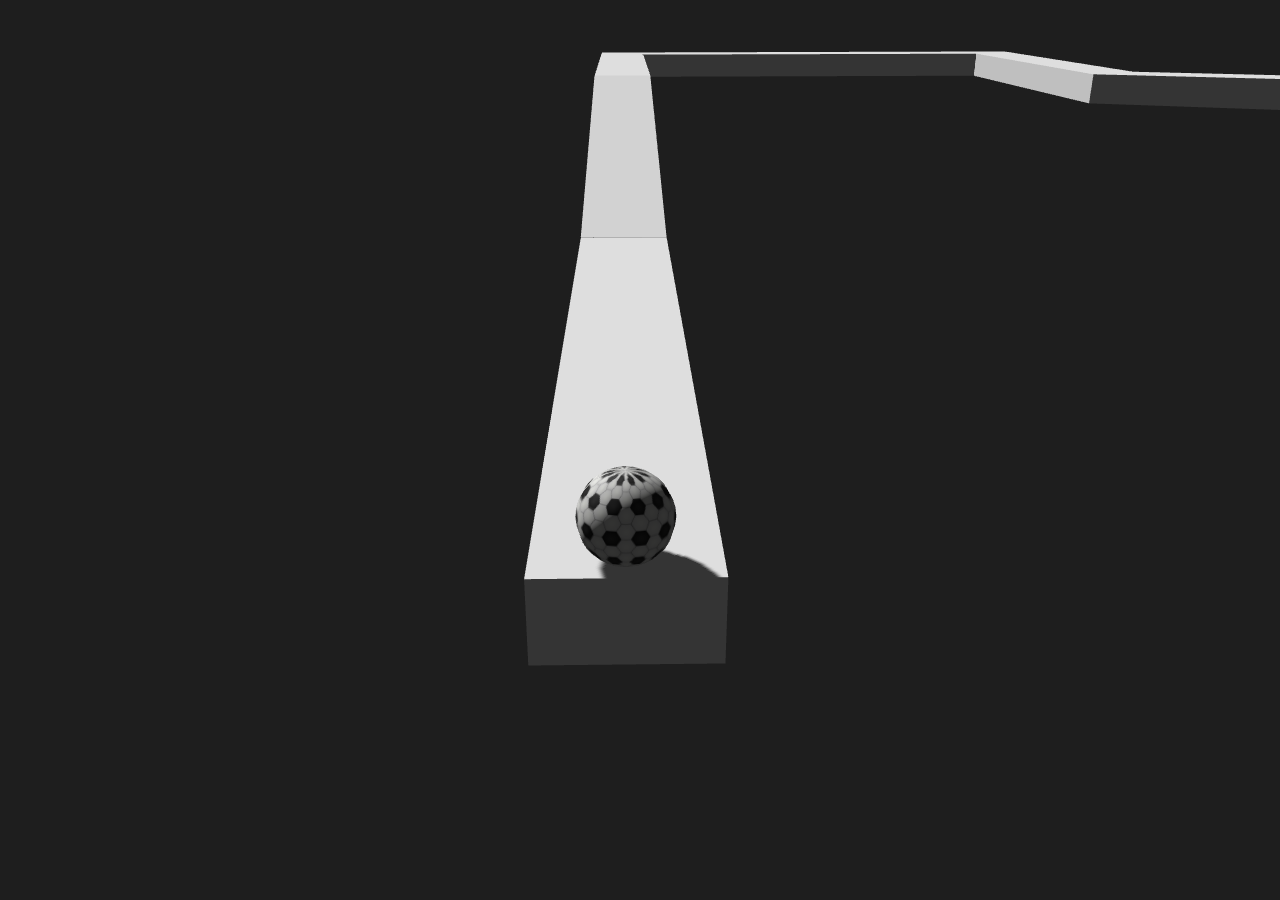
<file: Test/index.html>
<!doctype html>
<html>
<head>
    <meta name='viewport' content='width=device-width, initial-scale=1, maximum-scale=1, minimum-scale=1, user-scalable=no' />
    <meta charset='utf-8'>
    <link rel="stylesheet" type="text/css" href="styles.css">
    <link rel="manifest" href="manifest.json">
    <style></style>
    <title>Test</title>
    <script src="playcanvas-stable.min.js"></script>
    <script src="__settings__.js"></script>
</head>
<body>
    <script src="__modules__.js"></script>
    <script src="__start__.js"></script>
    <script src="__loading__.js"></script>
</body>
</html>
</file>
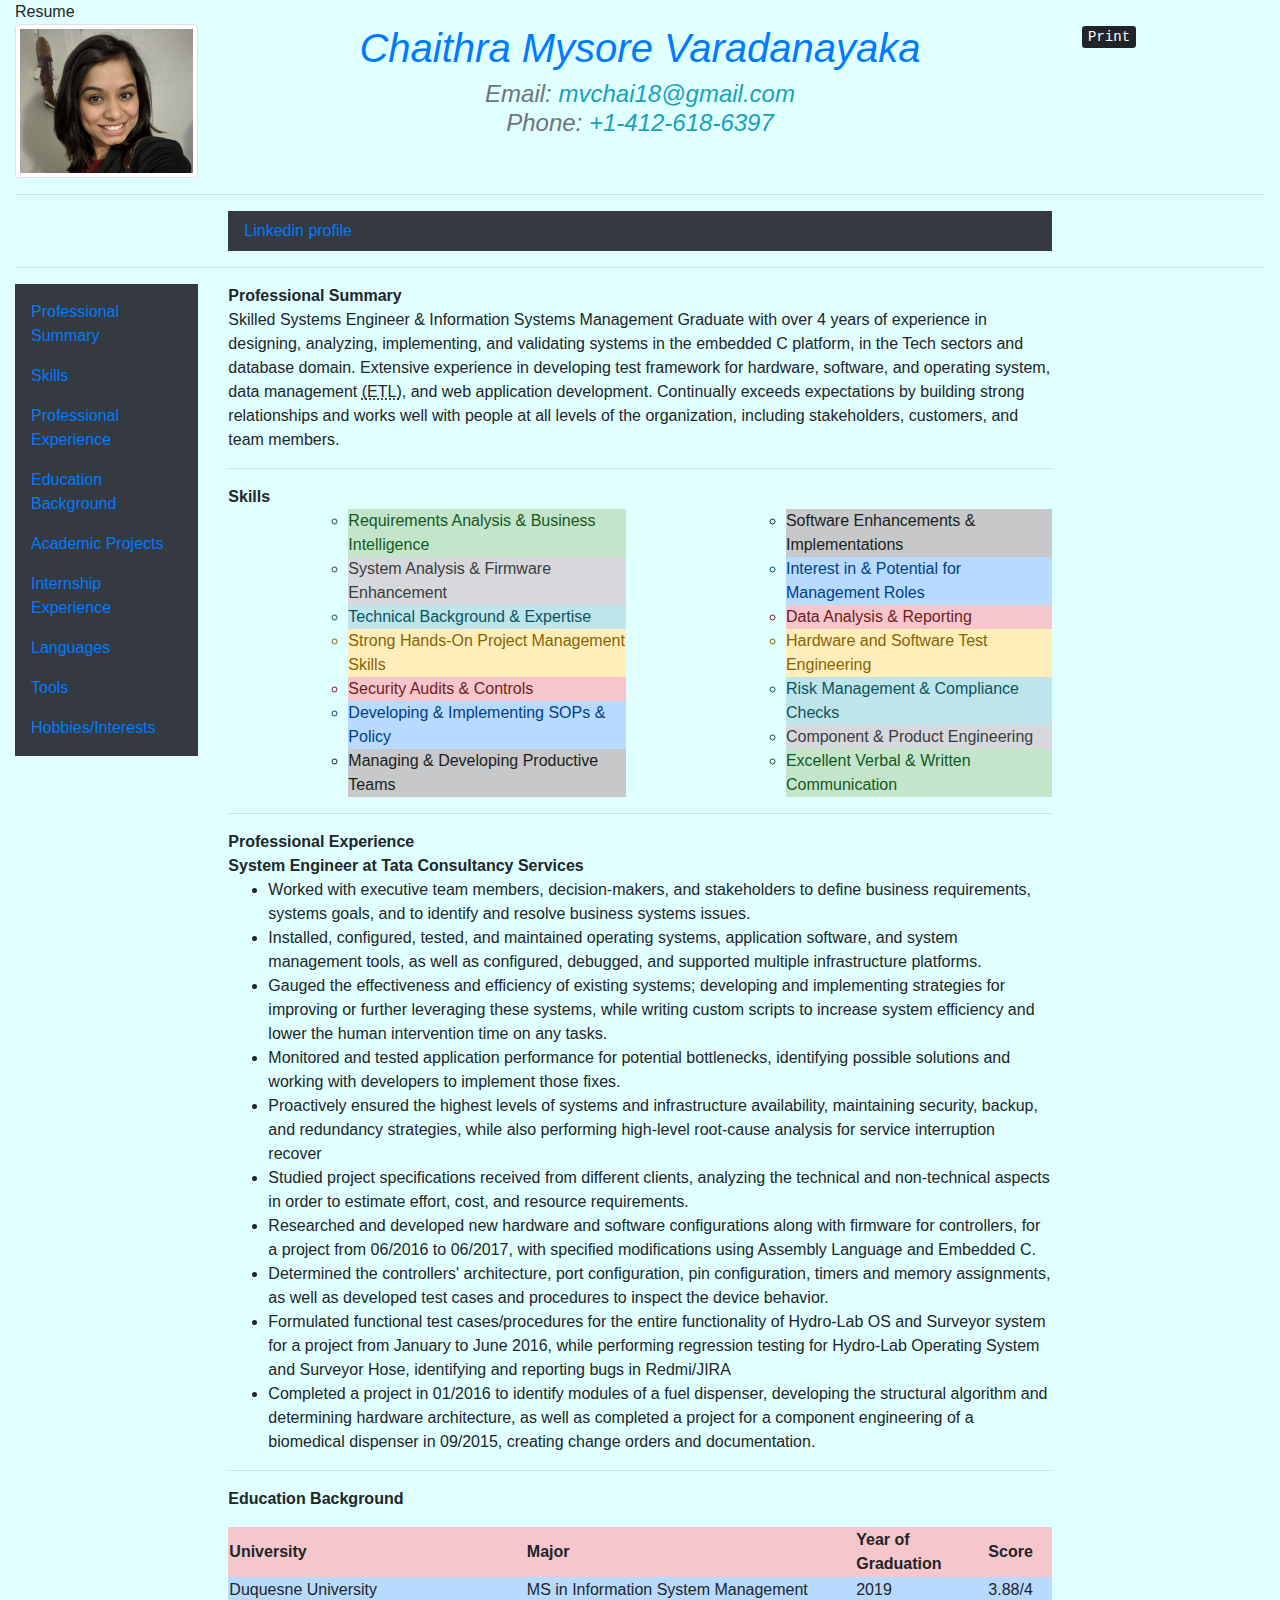
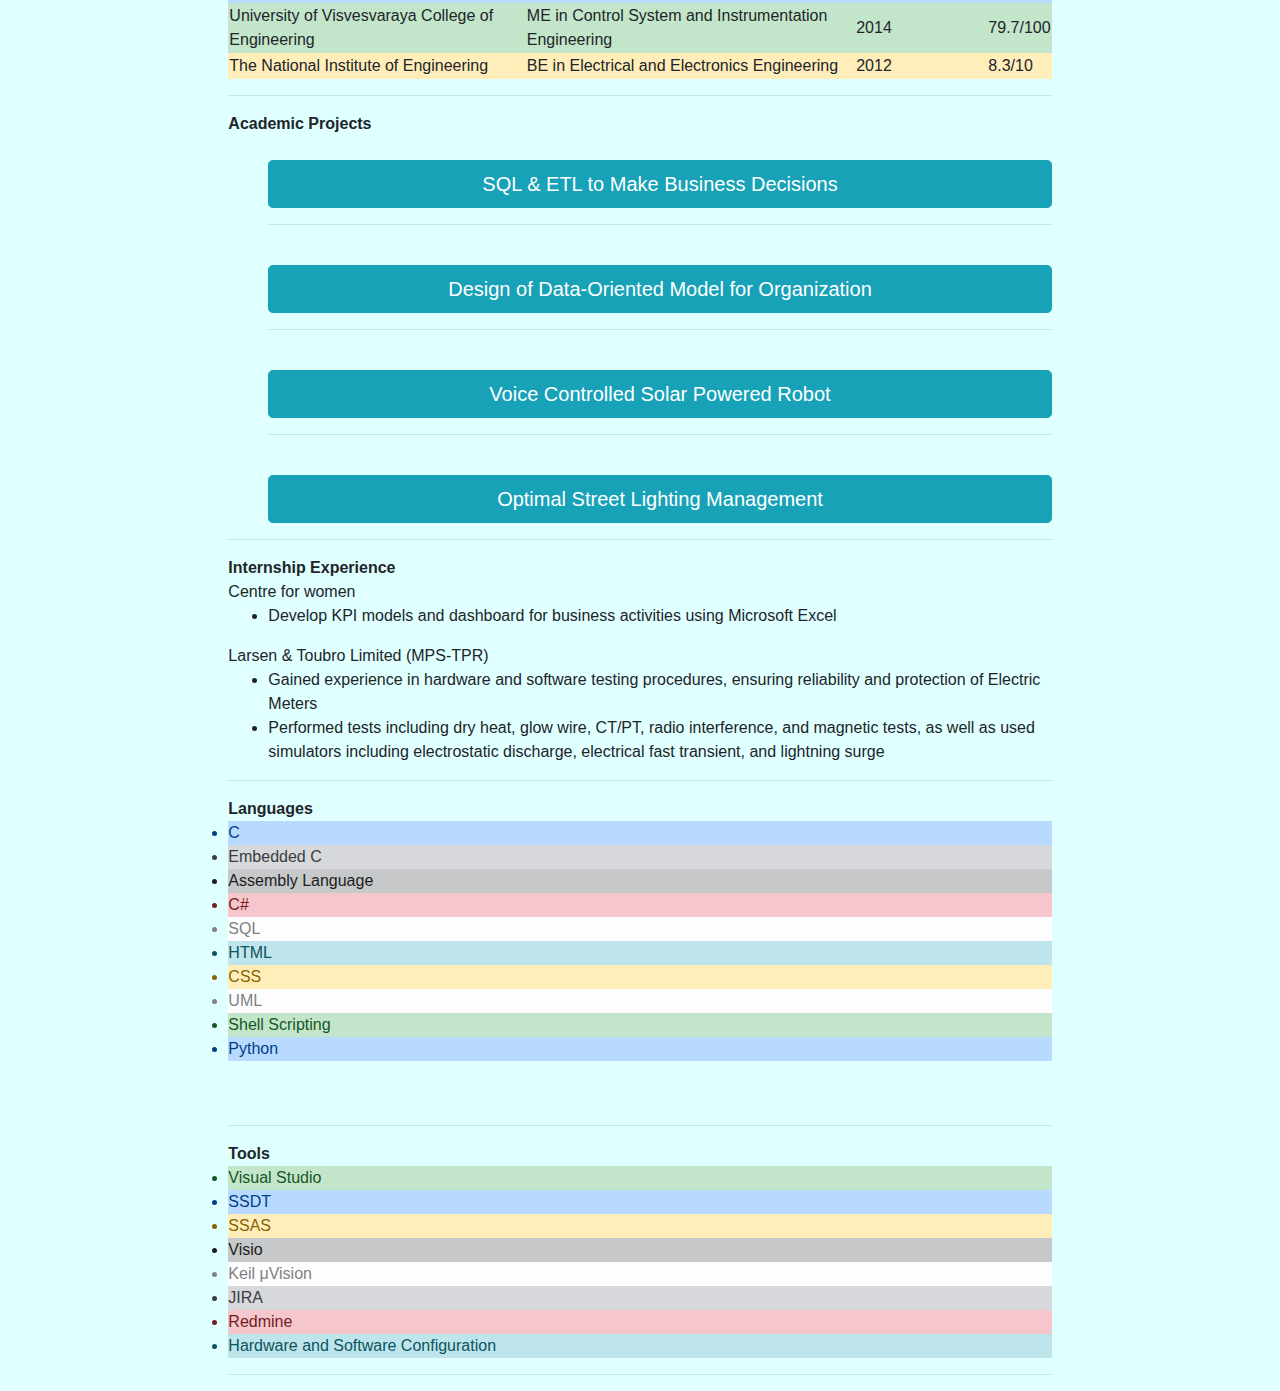
<file: chai.html>
<!DOCTYPE html>
<html lang="en">
<head>
    <meta charset="UTF-8">
    <meta name="viewport" content="width=device-width, initial-scale=1.0">
    <meta http-equiv="X-UA-Compatible" content="ie=edge">
    <link rel="stylesheet" href="https://maxcdn.bootstrapcdn.com/bootstrap/4.3.1/css/bootstrap.min.css">
    <script src="https://ajax.googleapis.com/ajax/libs/jquery/3.4.1/jquery.min.js"></script>
    <script src="https://cdnjs.cloudflare.com/ajax/libs/popper.js/1.14.7/umd/popper.min.js"></script>
    <script src="https://maxcdn.bootstrapcdn.com/bootstrap/4.3.1/js/bootstrap.min.js"></script>
    <script>
            // When the user scrolls down 20px from the top of the document, slide down the navbar
            window.onscroll = function() {scrollFunction()};
            
            function scrollFunction() {
              if (document.body.scrollTop > 20 || document.documentElement.scrollTop > 20) {
                document.getElementById("navbar").style.top = "0";
              } else {
                document.getElementById("navbar").style.top = "-50px";
              }
            }
     </script>
    <title>Document</title>
</head>
<body>
    <div class="container-fluid" style="background-color: lightcyan"> 
        <div class="page-header">
            <h7>Resume</h7>
        </div>
       
        <div class="row">
            <div class="col-sm">
                    <img src="resources/Chai.jpg" class="img-thumbnail" alt="Chaithra-Pic" width="304" height="136" >           </div>
            <div class="col-sm-8" style='font-style:oblique'>
               <h1 class="text-primary" align="center">Chaithra Mysore Varadanayaka</h1>
               <h4 align="center">  <a class="text-secondary" >Email: </a> <a class="text-info" > mvchai18@gmail.com  </a>  <br>
                <a class="text-secondary" >Phone: </a> <a class="text-info" > +1-412-618-6397  </a></h4>
            </div>
            <div class="col-sm">
                    <kbd>Print</kbd>
            </div>
        </div> 
         
         
        <hr>  
        <div class="row">
            <div class="col-sm-2">

            </div>
            <div class="col-sm-8">
                <nav class="navbar navbar-expand-sm bg-dark">
                   <a href="https://www.linkedin.com/in/chaithra-varadanayaka">Linkedin profile</a>

                </nav>
                
            </div>
        </div> 
        <hr>
        <div class="row">
            <div class="col-sm-2">

                    <nav class="navbar bg-dark" >
                        <div id="navbar" >
                                <ul class="navbar-nav">
                                        <li class="nav-item">
                                          <a class="nav-link" href="#professional-summary">Professional Summary</a>
                                        </li>
                                        <li class="nav-item">
                                          <a class="nav-link" href="#skills">Skills</a>
                                        </li>
                                        <li class="nav-item">
                                          <a class="nav-link" href="#Professional-experience">Professional Experience</a>
                                        </li>
                                        <li class="nav-item">
                                              <a class="nav-link" href="#Education-background">Education Background</a>
                                        </li>
                                        <li class="nav-item">
                                              <a class="nav-link" href="#Academic-projects">Academic Projects</a>
                                         </li>
                                         <li class="nav-item">
                                              <a class="nav-link" href="#Internships">Internship Experience</a>
                                         </li>
                                         
                                         <li class="nav-item">
                                              <a class="nav-link" href="#Language">Languages</a>
                                         </li>
                                         <li class="nav-item">
                                              <a class="nav-link" href="#Tools">Tools</a>
                                         </li>
                                         <li class="nav-item">
                                              <a class="nav-link" href="#">Hobbies/Interests</a>
                                         </li>
                                      </ul>
                        </div>
                            
                          </nav>
            </div>
            <div class="col-sm-8">
                    <dl>
                            <dt id="professional-summary">Professional Summary</dt>
                            <dd>Skilled Systems Engineer & Information Systems Management Graduate with over 4 years of experience in designing, analyzing, implementing, and validating systems in the embedded C platform, in the Tech sectors and database domain. Extensive experience in developing test framework for hardware, software, and operating system, data management <abbr title="Extract Transform Load">(ETL)</abbr>, and web application development. Continually exceeds expectations by building strong relationships and works well with people at all levels of the organization, including stakeholders, customers, and team members. </dd>
                        </dl>
                        <hr>
                        <dl>
                            <dt id="Skills">Skills</dt>
                            <ul class="list-group list-group-horizontal">
                                <ul></ul>
                                <ul></ul>
                                <ul></ul>
                                <ul class="list-group"> 
                                        <li class="list-group-item-success">Requirements Analysis & Business Intelligence</li>
                                        <li class="list-group-item-secondary">System Analysis & Firmware Enhancement</li>
                                        <li class="list-group-item-info">Technical Background & Expertise </li>
                                        <li class="list-group-item-warning">Strong Hands-On Project Management Skills</li>
                                        <li class="list-group-item-danger">Security Audits & Controls</li>
                                        <li class="list-group-item-primary">Developing & Implementing SOPs & Policy</li>
                                        <li class="list-group-item-dark">Managing & Developing Productive Teams</li>
                                </ul>
                                <ul></ul>
                                <ul></ul>
                                <ul></ul>
                                <ul></ul>

                                <ul class="list-group">
                                        <li class="list-group-item-dark">Software Enhancements & Implementations</li>
                                        <li class="list-group-item-primary">Interest in & Potential for Management Roles</li>
                                        <li class="list-group-item-danger">Data Analysis & Reporting </li>
                                        <li class="list-group-item-warning">Hardware and Software Test Engineering</li>
                                        <li class="list-group-item-info">Risk Management & Compliance Checks </li>
                                        <li class="list-group-item-secondary">Component & Product Engineering </li>
                                        <li class="list-group-item-success">Excellent Verbal & Written Communication</li>
                                </ul>
                                
                            </ul>
                        </dl>
                        <hr>
            </div>
        <div class="col-sm-2">

        </div>    
        </div>
        <div class="row">
            <div class="col-sm-2">

            </div>
            <div class="col-sm-8">
                <dl>
                    <dt id="Professional-experience">
                            Professional Experience
                    </dt>
                    <dt>
                       System Engineer at Tata Consultancy Services
                    </dt>
                    <ul>
                        <li>Worked with executive team members, decision-makers, and stakeholders to define business requirements, systems goals, and to identify and resolve business systems issues. </li>
                        <li>Installed, configured, tested, and maintained operating systems, application software, and system management tools, as well as configured, debugged, and supported multiple infrastructure platforms. </li>
                        <li>Gauged the effectiveness and efficiency of existing systems; developing and implementing strategies for improving or further leveraging these systems, while writing custom scripts to increase system efficiency and lower the human intervention time on any tasks. </li>
                        <li>Monitored and tested application performance for potential bottlenecks, identifying possible solutions and working with developers to implement those fixes.</li>
                        <li>Proactively ensured the highest levels of systems and infrastructure availability, maintaining security, backup, and redundancy strategies, while also performing high-level root-cause analysis for service interruption recover</li>
                        <li>Studied project specifications received from different clients, analyzing the technical and non-technical aspects in order to estimate effort, cost, and resource requirements.</li>
                        <li>Researched and developed new hardware and software configurations along with firmware for controllers, for a project from 06/2016 to 06/2017, with specified modifications using Assembly Language and Embedded C.</li>
                        <li>Determined the controllers' architecture, port configuration, pin configuration, timers and memory assignments, as well as developed test cases and procedures to inspect the device behavior.</li>
                        <li>Formulated functional test cases/procedures for the entire functionality of Hydro-Lab OS and Surveyor system for a project from January to June 2016, while performing regression testing for Hydro-Lab Operating System and Surveyor Hose, identifying and reporting bugs in Redmi/JIRA</li>
                        <li>Completed a project in 01/2016 to identify modules of a fuel dispenser, developing the structural algorithm and determining hardware architecture, as well as completed a project for a component engineering of a biomedical dispenser in 09/2015, creating change orders and documentation.</li>
                    </ul>
                </dl>
              
                   <hr>
            </div>
            
        </div>
        
        
        
        <div class="row">
         
            <div class="col-sm-2">

            </div>
            <div class="col-sm-8">
                <dl>
                    <dt id="Education-background">Education Background</dt>
                </dl>
              <div class="table-responsive">
                  <table class="table-striped">
                  <tr class="table-danger">
                      <th>University</th>
                      <th>Major</th>
                      <th>Year of Graduation</th>
                      <th>Score</th>
                  </tr>
                  
                  <tr class="table-primary">
                      <td>Duquesne University</td>
                      <td>MS in Information System Management</td>
                      <td>2019</td>
                      <td>3.88/4</td>
                  </tr>
                  
                  <tr class="table-success">
                      <td>University of Visvesvaraya College of Engineering</td>
                      <td>ME in Control System and Instrumentation Engineering</td>
                      <td>2014</td>
                      <td>79.7/100</td>

                  </tr>
                  
                  <tr class="table-warning">
                      <td>The National Institute of Engineering</td>
                      <td>BE in Electrical and Electronics Engineering</td>
                      <td>2012</td>
                      <td>8.3/10</td>
                  </tr>
                  </table>
                  <hr>
              </div>
            

            </div>
            
        </div>
        
        <div class="row">
             <div class="col-sm-2">

             </div>
             <div class="col-sm-8">
                <dl>
                    <dt id="Academic-projects"> Academic Projects</dt>
                    <ul>
                        <br>
                        <div class="btn-group-lg">
                                <button type="button" class="btn btn-info btn-block " data-toggle="collapse" data-target="#demo">SQL & ETL to Make Business Decisions </button>
                                <div id="demo" class="collapse">
        
                                        <ul>
                                                <li>Design and implement data warehouse for a data driven decision making project. </li>
                                                <li>Develop ETL process using SSIS tools to integrate and move data from relational OLTP to dimensional model  </li>
                                                <li>Implement MOLAP cube with dimensions, measures, and hierarchies to answer business intelligence questions using SSAS connectivity and pivot table. </li>
                                                
                                        </ul>
                                   
        
                                </div>
                                <hr>
                                <br>
                                <button type="button" class="btn btn-info btn-block" data-toggle="collapse" data-target="#demo">Design of Data-Oriented Model for Organization </button>
                                <div id="demo" class="collapse">
                                    <ul>
                                       <li>Developed UML model for an organization to enhance the performance by eliminating the inefficient methods. </li>
                                       <li>Designed data oriented model to enable easy communication across the departments. </li>
                                       <li>Developed functional, structural and behavioral models for the data oriented model. </li>
                                       <li>Develop test plan, test strategy, and test cases for the existing web application product. </li>
                                       <li>Execute test cases and log all the bugs and fix the errors in the backend of the web  application. </li>
                                       <li>Develop the dashboard for the system to analyze the status of the business</li> 
                                    </ul>
                                </div>
                                <hr>
                                 <br>
                                <button type="button" class="btn btn-info btn-block" data-toggle="collapse" data-target="#demo">Voice Controlled Solar Powered Robot </button>
                                <div id="demo" class="collapse">
                                    <ul>
                                        <li>Developed an automatic Solar Tracker Robot (STR) which is capable to track maximum light intensity in order to optimize the power by improving the utilization of solar power. </li>
                                        <li>Developed voice controlled robot and designed battery switching among a pack of two batteries to enhance power performance of the system. </li>
                                    </ul>
                                </div>    
                                <hr>
                                <br>
                                <button type="button" class="btn btn-info btn-block" data-toggle="collapse" data-target="#demo">Optimal Street Lighting Management </button>
                                <div id="demo" class="collapse">
                                    <ul>
                                        <li>Research project on road lighting system for optimal power utilization.  </li>
                                        <li>Assembled and programmed a model mimicking the proposed innovative way to manage streetlight electricity usage using 8-bit Phillips 8051 microcontroller (Assembly language and C programming), motion sensors, and low power servomotors. </li>
                                    </ul>
                                </div>
                        </div>
                        
                    </ul>
                </dl> 
                <hr>
            </div>
            
        </div>
    
    <div class="row">
        <div class="col-sm-2">

        </div>
        <div class="col-sm-8">
            <dl>
                <dt id="Internships">Internship Experience</dt>
                <dd>Centre for women
                    <ul>
                        <li>Develop KPI models and dashboard for business activities using Microsoft Excel</li>
                    </ul>
                </dd>
                <dd>Larsen & Toubro Limited (MPS-TPR) 
                    <ul>
                        <li>Gained experience in hardware and software testing procedures, ensuring reliability and protection of Electric Meters </li>
                        <li>Performed tests including dry heat, glow wire, CT/PT, radio interference, and magnetic tests, as well as used simulators including electrostatic discharge, electrical fast transient, and lightning surge </li>
                    </ul>

                </dd>
            </dl>
             <hr>
        </div>
       
    
    </div>
    
    <div class="row">
        <div class="col-sm-2">

        </div>
        <div class="col-sm-8">
           <dl>
               <dt id="Language"> Languages</dt>
               <ul class="list-group list-group"> 
               <li class="list-group-item-primary"> C </li>
               <li class="list-group-item-secondary"> Embedded C </li>
               <li class="list-group-item-dark"> Assembly Language </li>
               <li class="list-group-item-danger"> C# </li>
               <li class="list-group-item-light"> SQL </li>
               <li class="list-group-item-info"> HTML </li>
               <li class="list-group-item-warning"> CSS</li>
               <li class="list-group-item-light"> UML </li>
               <li class="list-group-item-success"> Shell Scripting </li>
               <li class="list-group-item-primary"> Python </li>
              </ul>
              <br>
              <br>
              <hr>
                <dt id=Tools> Tools</dt>
                <ul class="list-group list-group">
                        <li class="list-group-item-success">  Visual Studio </li>
                        <li class="list-group-item-primary"> SSDT </li>
                        <li class="list-group-item-warning"> SSAS</li>
                        <li class="list-group-item-dark"> Visio</li>
                        <li class="list-group-item-light"> Keil  μVision  </li>
                        <li class="list-group-item-secondary"> JIRA </li>
                        <li class="list-group-item-danger"> Redmine</li>
                        <li class="list-group-item-info"> Hardware and Software Configuration </li>
                        


                </ul>
           </dl>
           <hr>
        </div>
    </div>
   
</body>
</html>
</file>
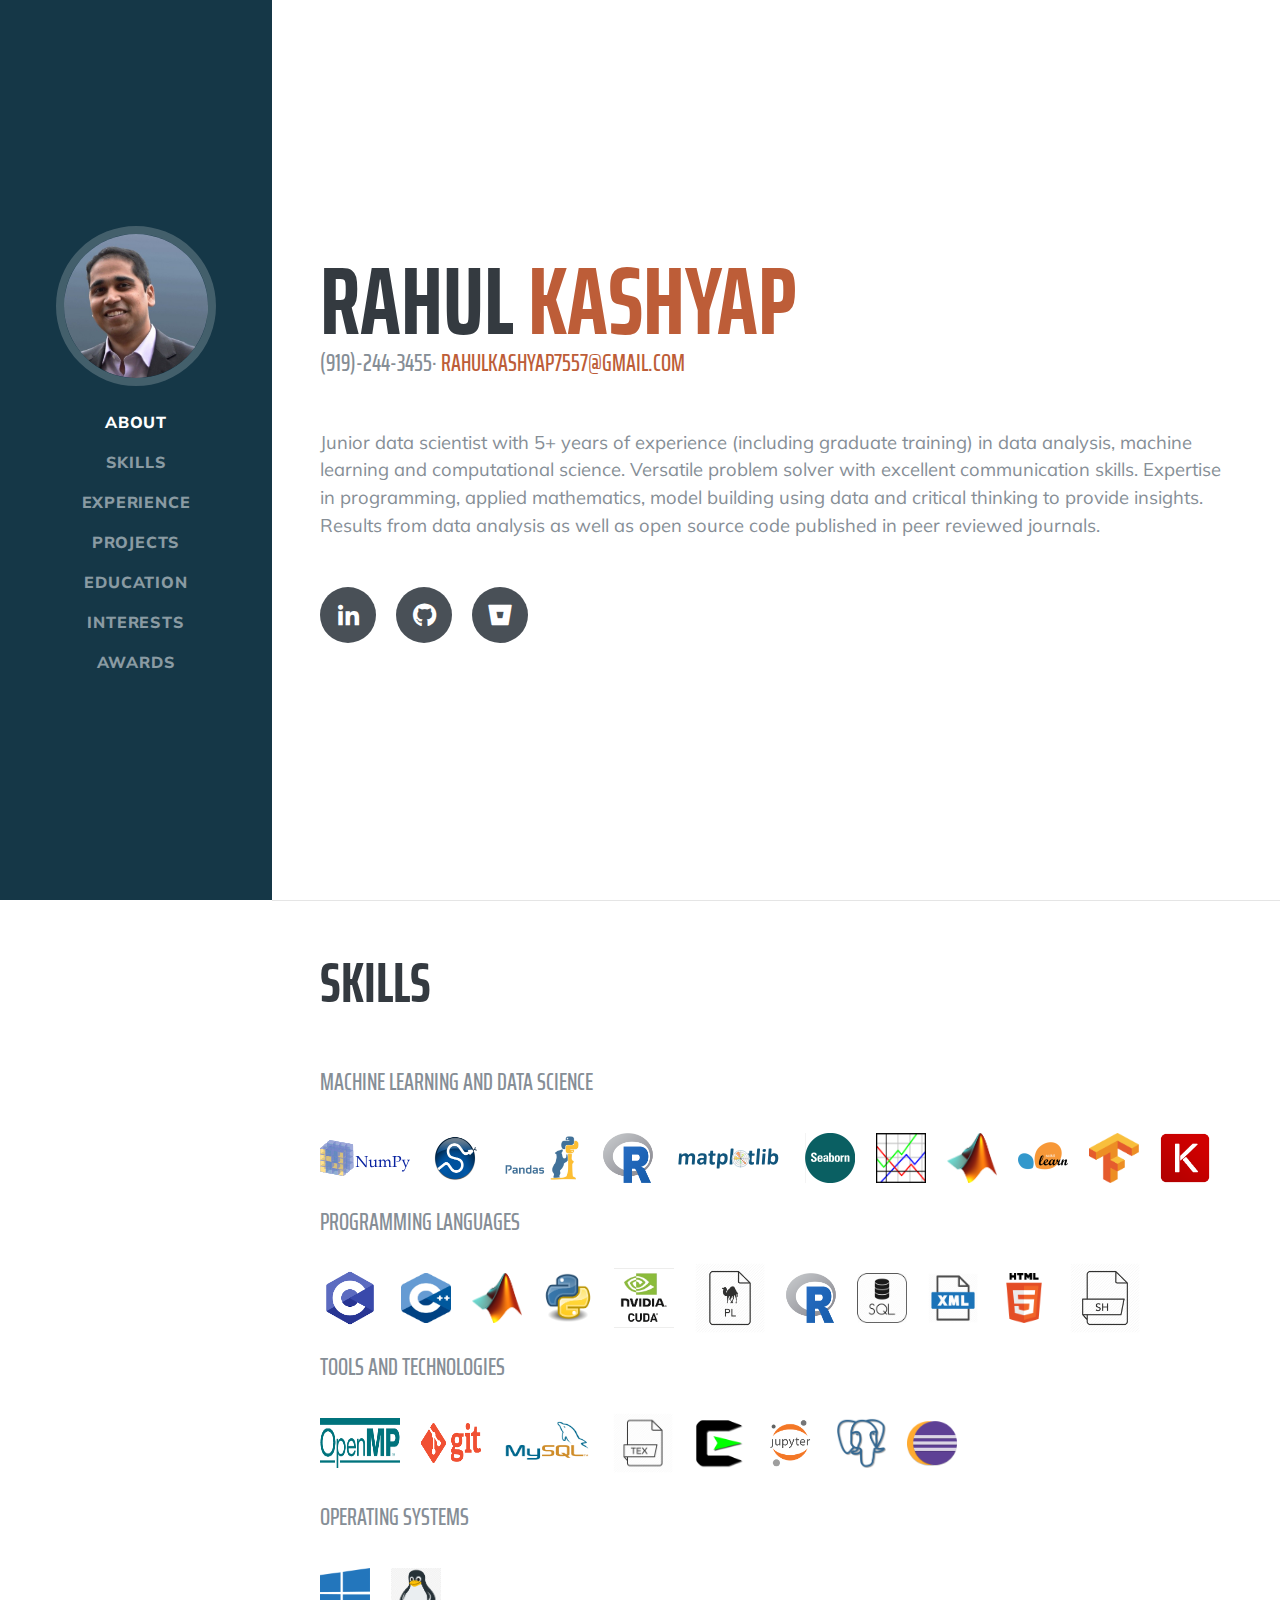
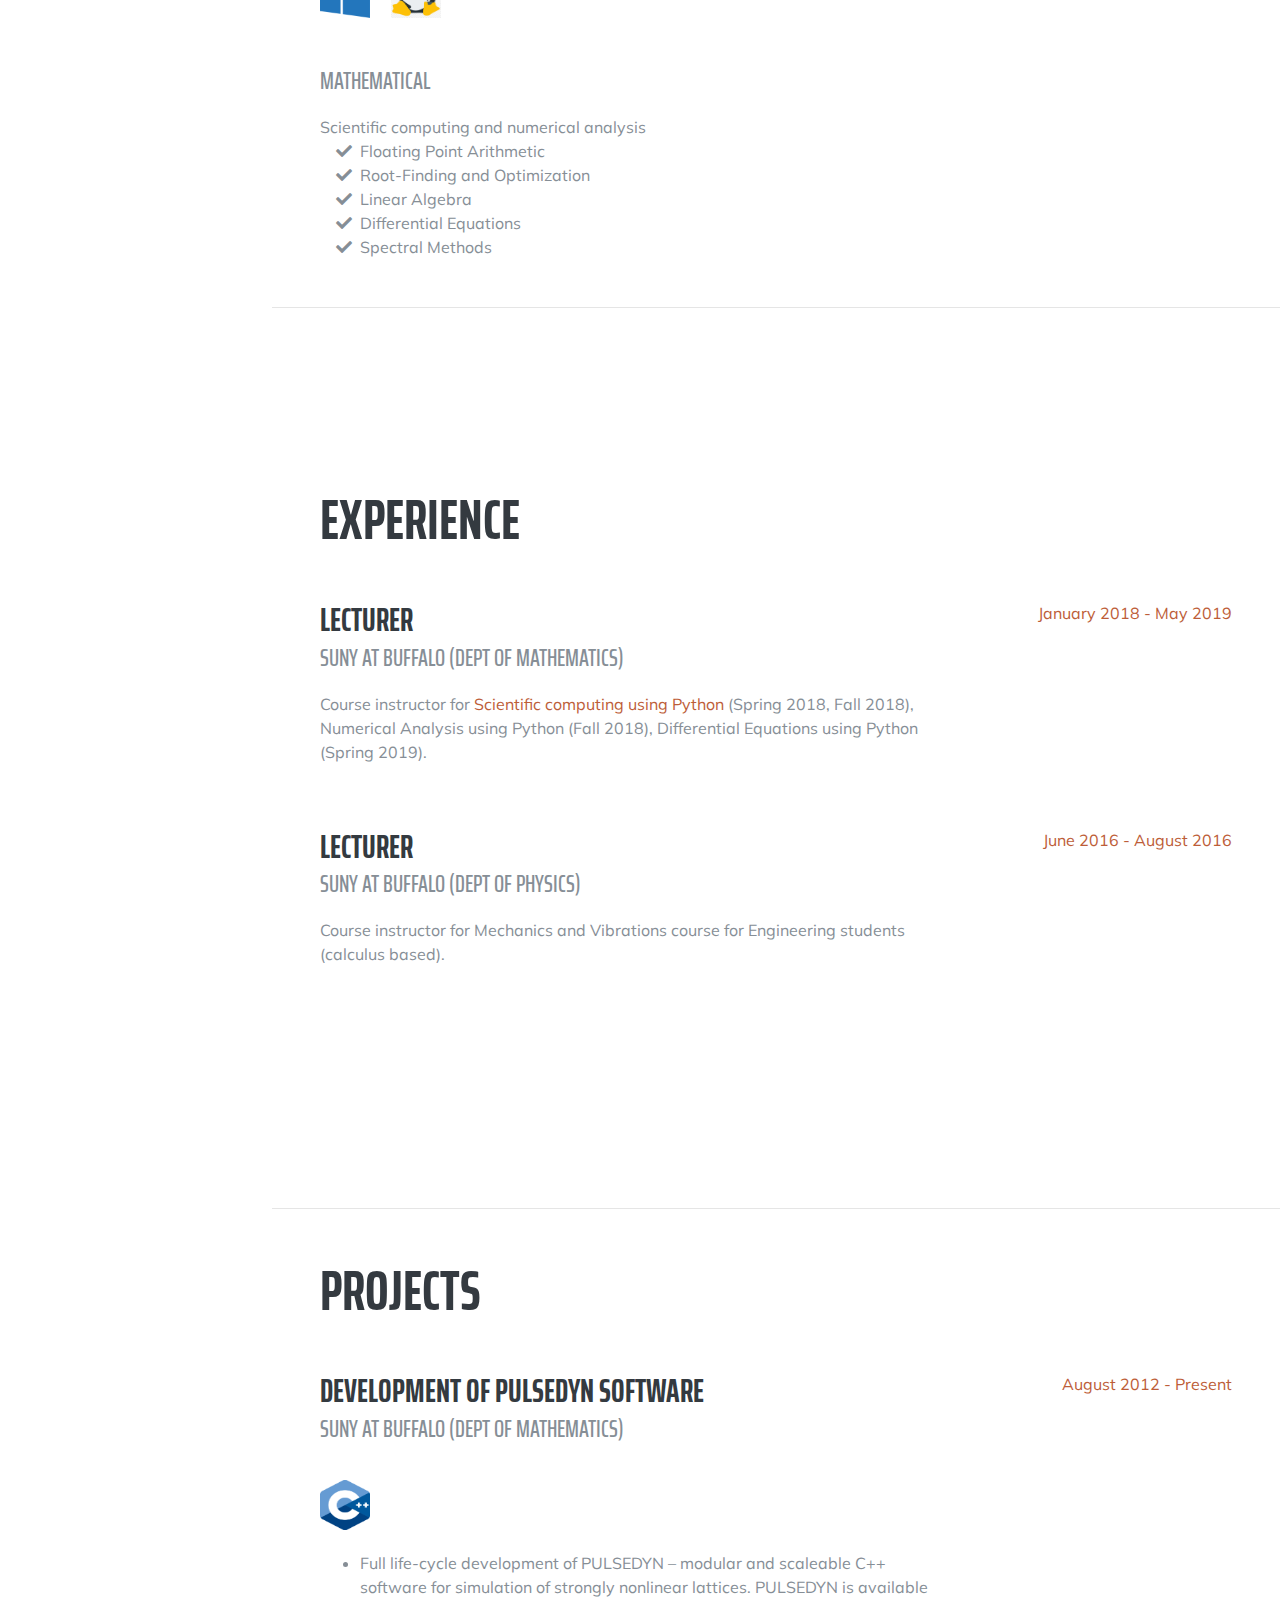
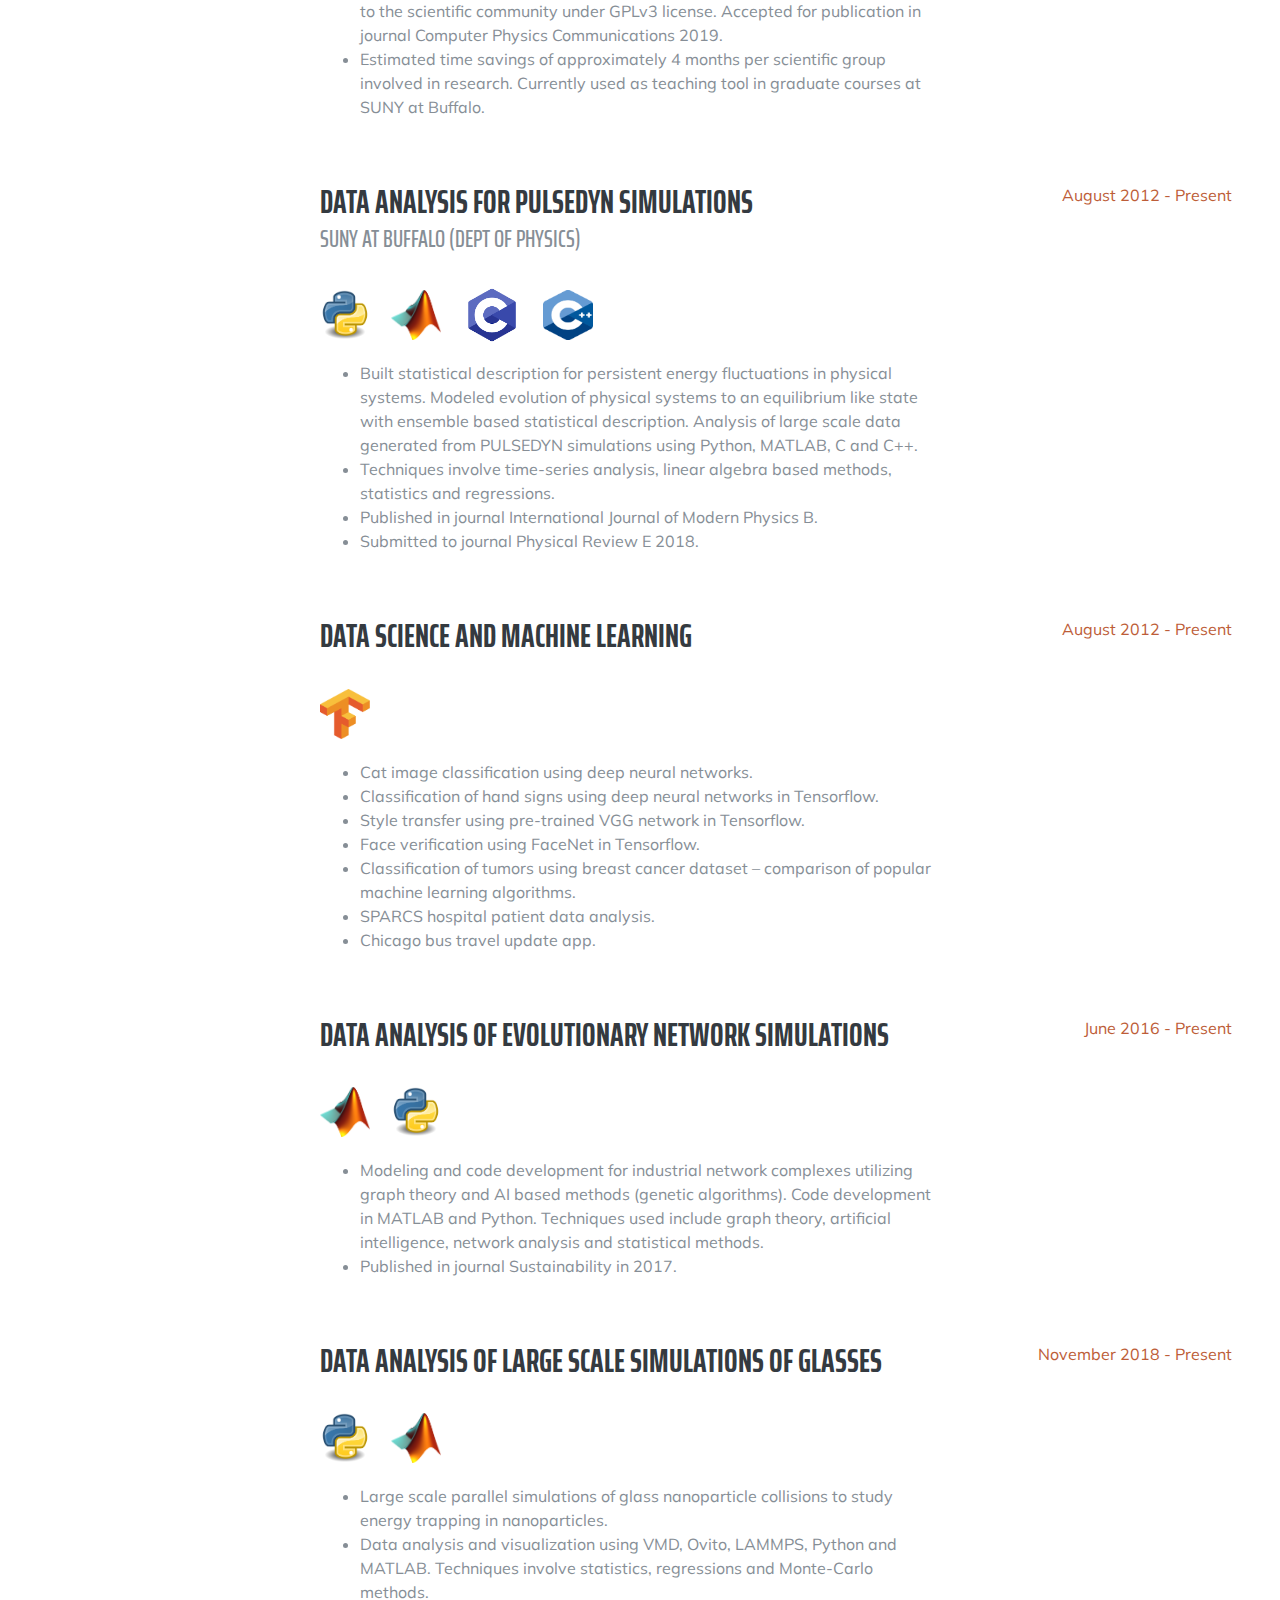
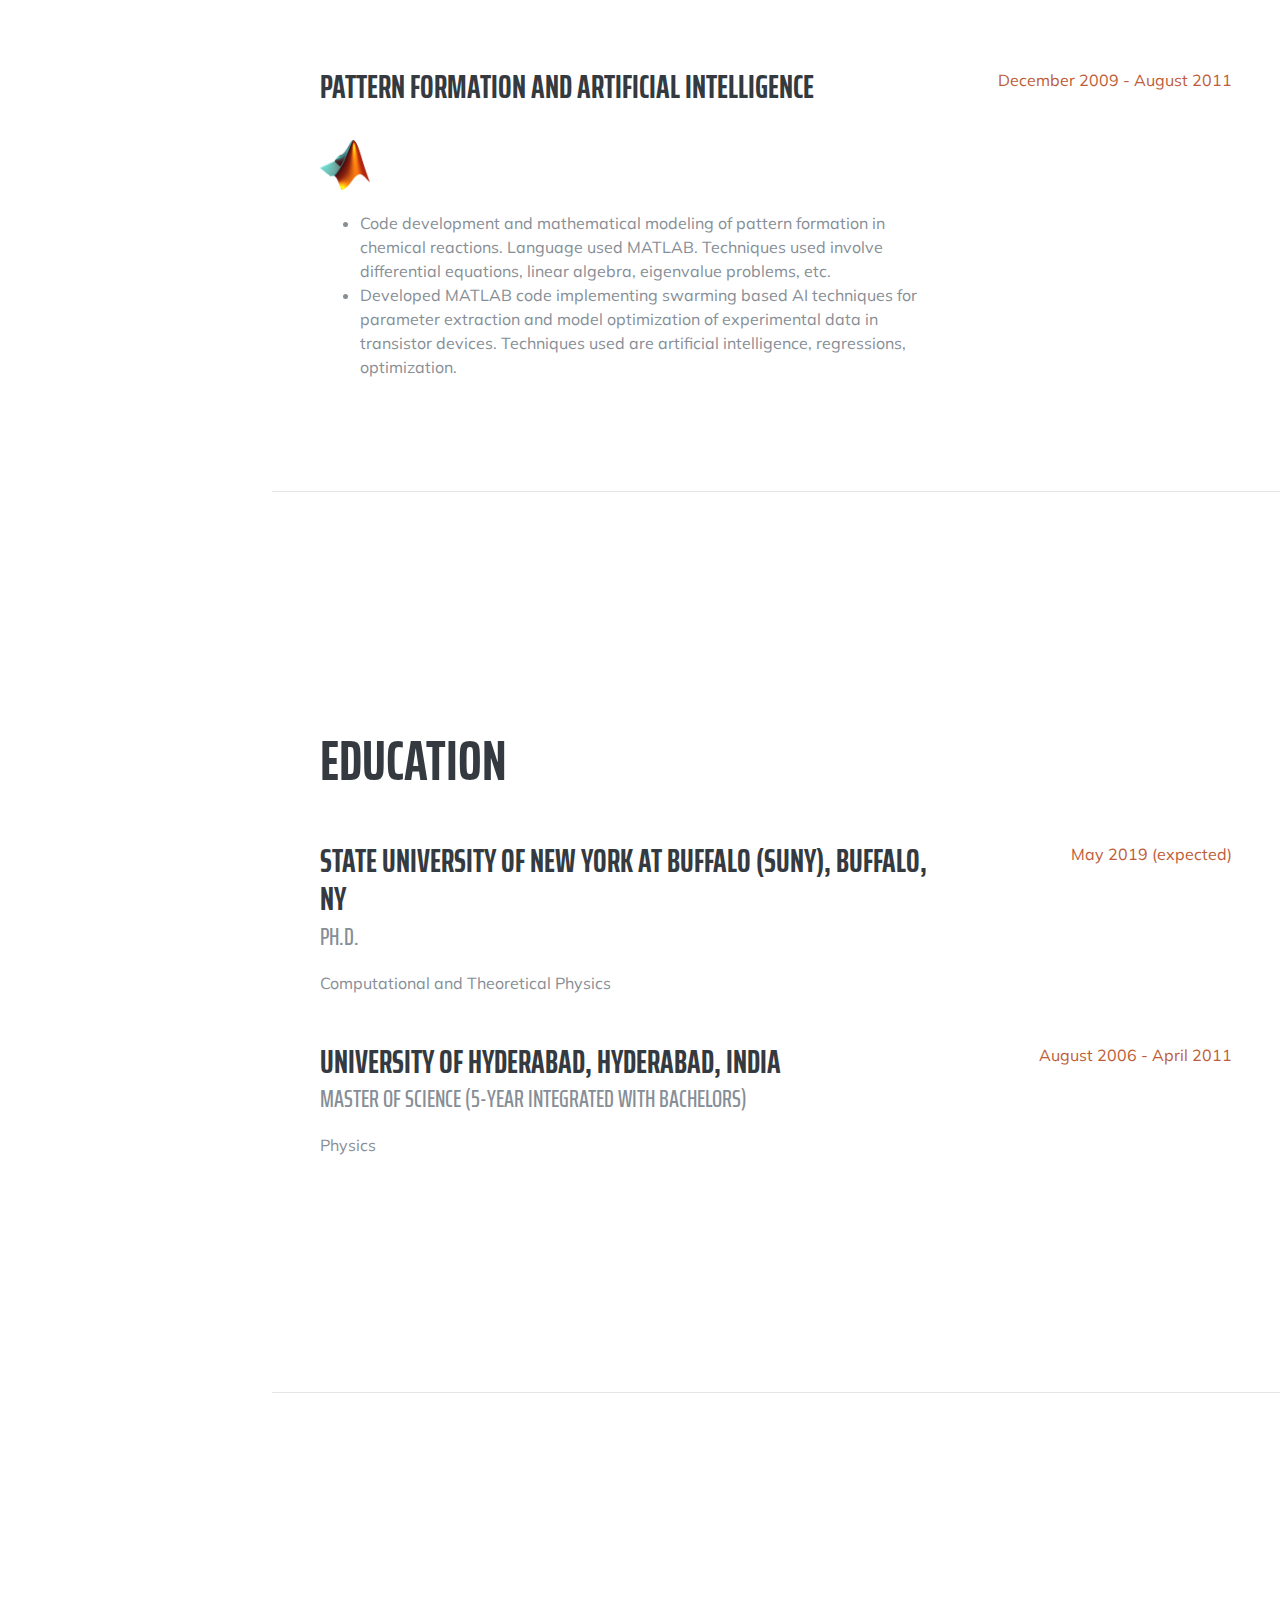
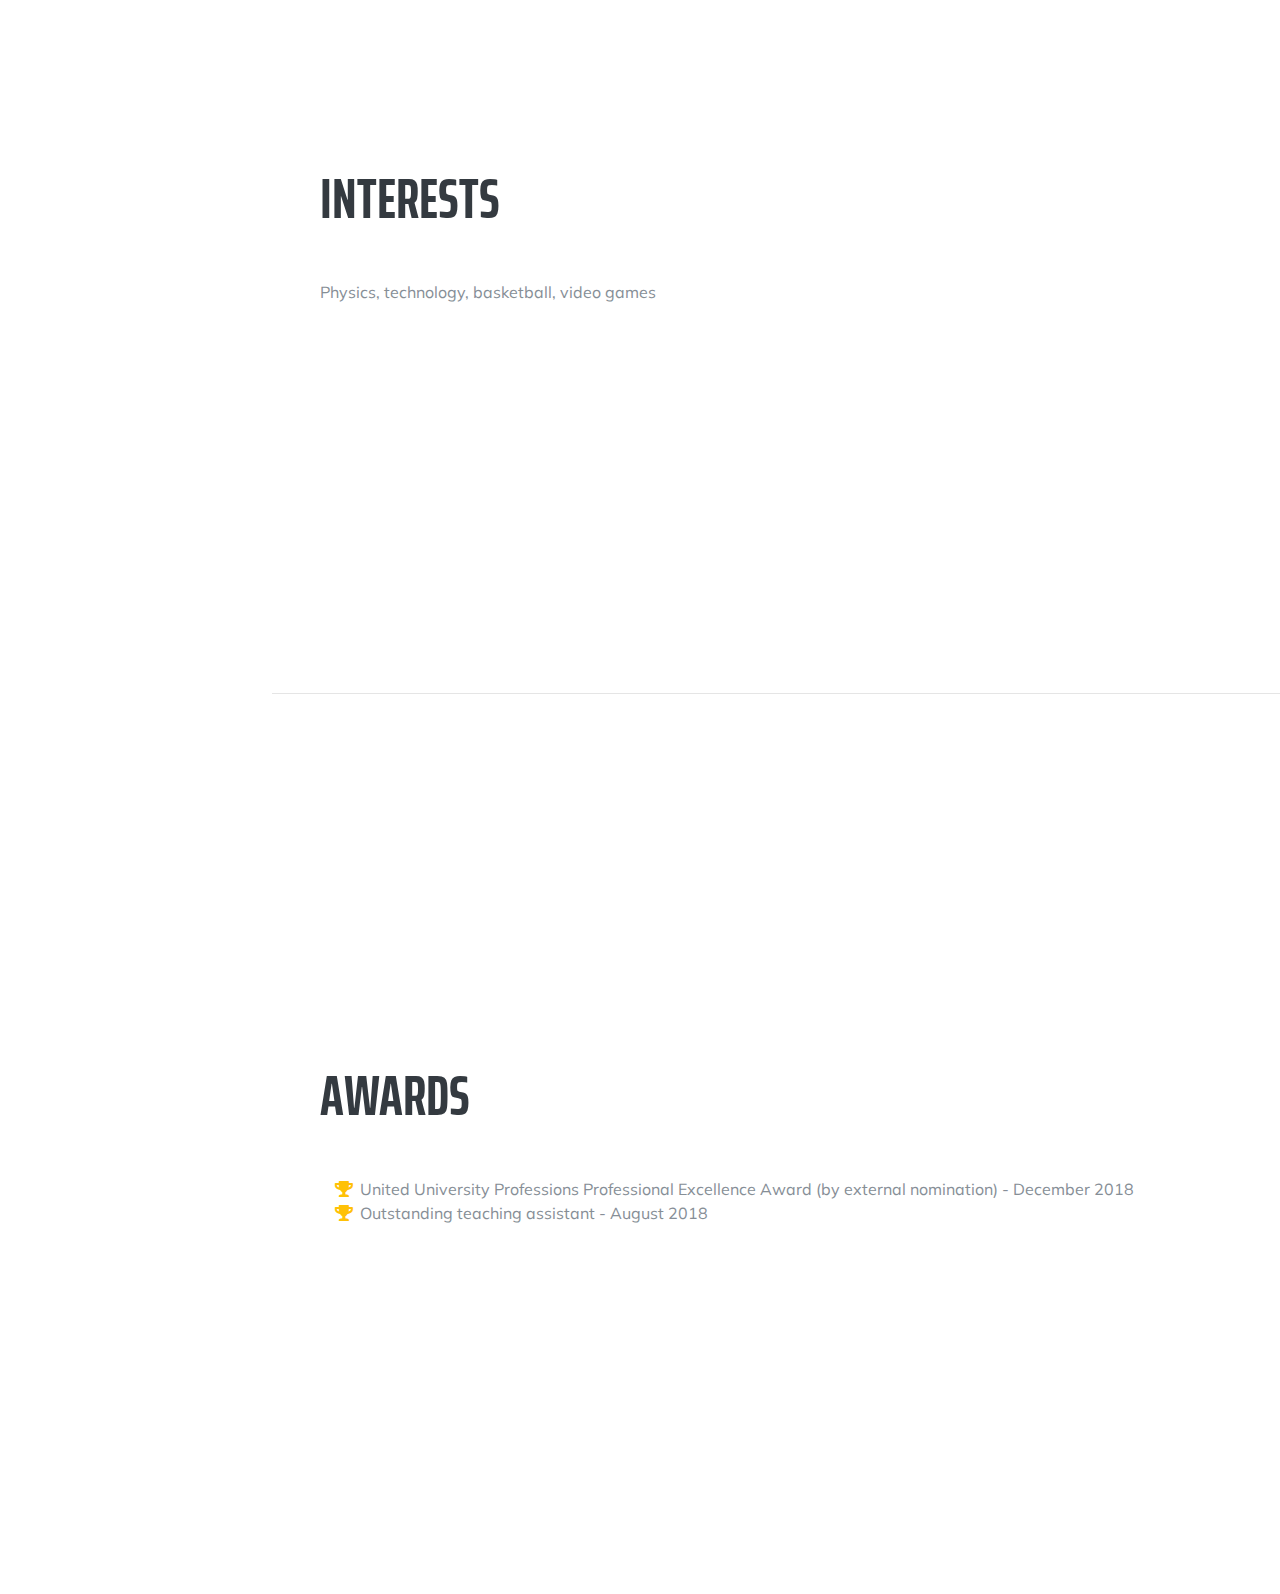
<file: rahul/rahul.html>
<!DOCTYPE html>
<html lang="en">

<head>

  <meta charset="utf-8">
  <meta name="viewport" content="width=device-width, initial-scale=1, shrink-to-fit=no">
  <meta name="description" content="">
  <meta name="author" content="">

  <title>Rahul Kashyap</title>

  <!-- Bootstrap core CSS -->
  <link href="vendor/bootstrap/css/bootstrap.min.css" rel="stylesheet">

  <!-- Custom fonts for this template -->
  <link href="https://fonts.googleapis.com/css?family=Saira+Extra+Condensed:500,700" rel="stylesheet">
  <link href="https://fonts.googleapis.com/css?family=Muli:400,400i,800,800i" rel="stylesheet">
  <link href="vendor/fontawesome-free/css/all.min.css" rel="stylesheet">

  <!-- Custom styles for this template -->
  <link href="css/resume.css" rel="stylesheet">

</head>

<body id="page-top">

  <nav class="navbar navbar-expand-lg navbar-dark bg-primary fixed-top" id="sideNav">
    <a class="navbar-brand js-scroll-trigger" href="#page-top">
      <span class="d-block d-lg-none">Rahul Kashyap</span>
      <span class="d-none d-lg-block">
        <img class="img-fluid img-profile rounded-circle mx-auto mb-2" src="img/profile.jpg" alt="">
      </span>
    </a>
    <button class="navbar-toggler" type="button" data-toggle="collapse" data-target="#navbarSupportedContent"
      aria-controls="navbarSupportedContent" aria-expanded="false" aria-label="Toggle navigation">
      <span class="navbar-toggler-icon"></span>
    </button>
    <div class="collapse navbar-collapse" id="navbarSupportedContent">
      <ul class="navbar-nav">
        <li class="nav-item">
          <a class="nav-link js-scroll-trigger" href="#about">About</a>
        </li>
        <li class="nav-item">
          <a class="nav-link js-scroll-trigger" href="#skills">Skills</a>
        </li>
        <li class="nav-item">
          <a class="nav-link js-scroll-trigger" href="#experience">Experience</a>
        </li>
        <li class="nav-item">
          <a class="nav-link js-scroll-trigger" href="#projects">Projects</a>
        </li>
        <li class="nav-item">
          <a class="nav-link js-scroll-trigger" href="#education">Education</a>
        </li>
        <li class="nav-item">
          <a class="nav-link js-scroll-trigger" href="#interests">Interests</a>
        </li>
        <li class="nav-item">
          <a class="nav-link js-scroll-trigger" href="#awards">Awards</a>
        </li>
      </ul>
    </div>
  </nav>

  <div class="container-fluid p-0">

    <section class="resume-section p-3 p-lg-5 d-flex d-column" id="about">
      <div class="my-auto">
        <h1 class="mb-0">Rahul
          <span class="text-primary">Kashyap</span>
        </h1>
        <div class="subheading mb-5">(919)-244-3455·
          <a href="mailto: rahulkashyap7557@gmail.com">rahulkashyap7557@gmail.com</a>
        </div>
        <p class="lead mb-5">Junior data scientist with 5+ years of experience (including graduate training) in data
          analysis, machine
          learning and computational science. Versatile problem solver with excellent communication skills. Expertise
          in programming, applied mathematics, model building using data and critical thinking to provide insights.
          Results from data analysis as well as open source code published in peer reviewed journals.</p>
        <div class="social-icons">
          <a href="https://www.linkedin.com/in/rahul-kashyap-bb091378/">
            <i class="fab fa-linkedin-in"></i>
          </a>
          <a href="https://github.com/rahulkashyap7557">
            <i class="fab fa-github"></i>
          </a>
          <a href="#">
            <i class="fab fa-bitbucket"></i>
          </a>
        </div>
      </div>
    </section>

    <hr class="m-0">

    <section class="resume-section p-3 p-lg-5 d-flex flex-column" id="skills">
      <div class="my-auto">
        <h2 class="mb-5">Skills</h2>

        <div class="subheading mb-3">Machine Learning and Data Science</div>
        <ul class="list-inline dev-icons">
          <li class="list-inline-item">
            <img class="thumbnail" src="img/numpy.svg" style="width: 90px" alt="Numpy" title="Numpy">
          </li>
          <li class="list-inline-item">
            <img class="thumbnail" src="img/scipy.png" alt="SciPy" title="SciPy">
          </li>
          <li class="list-inline-item">
            <img class="thumbnail" src="img/pandas.jpg" style="width: 80px" alt="Pandas" title="Pandas">
          </li>
          <li class="list-inline-item">
            <img class="thumbnail" src="img/r.png" alt="R" title="R">
          </li>
          <li class="list-inline-item">
            <img class="thumbnail" src="img/matplotlib.svg" style="width: 110px" alt="Matplotlib" title="Matplotlib">
          </li>
          <li class="list-inline-item">
            <img class="thumbnail" src="img/seaborn.jpg" alt="Seaborn" title="Seaborn">
          </li>
          <li class="list-inline-item">
            <img class="thumbnail" src="img/gnuplot.png" alt="GNUPlot" title="GNUPlot">
          </li>
          <li class="list-inline-item">
            <img class="thumbnail" src="img/matlab.png" alt="Matlab" title="Matlab">
          </li>
          <li class="list-inline-item">
            <img class="thumbnail" src="img/scikit.png" alt="Scikit" title="Scikit">
          </li>
          <li class="list-inline-item">
            <img class="thumbnail" src="img/tensorflow.png" alt="Tensorflow" title="Tensorflow">
          </li>
          <li class="list-inline-item">
            <img class="thumbnail" src="img/keras.png" alt="Keras" title="Keras">
          </li>
        </ul>

        <div class="subheading mb-3">Programming Languages</div>
        <ul class="list-inline dev-icons">
          <li class="list-inline-item">
            <img class="thumbnail" src="img/c.png" style="width: 60px; height: 60px;" alt="C" title="C">
          </li>
          <li class="list-inline-item">
            <img class="thumbnail" src="img/cpp.png" alt="C++" title="C++">
          </li>
          <li class="list-inline-item">
            <img class="thumbnail" src="img/matlab.png" alt="Matlab" title="Matlab">
          </li>
          <li class="list-inline-item">
            <img class="thumbnail" src="img/python.png" alt="Python" title="Python">
          </li>
          <li class="list-inline-item">
            <img class="thumbnail" src="img/cuda.png" style="width: 60px; height: 60px;" alt="CUDA" title="CUDA">
          </li>
          <li class="list-inline-item">
            <img class="thumbnail" src="img/perl.png" style="width: 70px; height: 70px;" alt="Perl" title="Perl">
          </li>
          <li class="list-inline-item">
            <img class="thumbnail" src="img/r.png" alt="R" title="R">
          </li>
          <li class="list-inline-item">
            <img class="thumbnail" src="img/sql.png" alt="SQL" title="SQL">
          </li>
          <li class="list-inline-item">
            <img class="thumbnail" src="img/xml.png" alt="XML" title="XML">
          </li>
          <li class="list-inline-item">
            <img class="thumbnail" src="img/html.png" alt="HTML" title="HTML">
          </li>
          <li class="list-inline-item">
            <img class="thumbnail" src="img/shell.png" style="width: 70px; height: 70px;" alt="Shell scripting" title="Shell scripting">
          </li>
        </ul>

        <div class="subheading mb-3">Tools and Technologies</div>
        <ul class="list-inline dev-icons">
          <li class="list-inline-item">
            <img class="thumbnail" style="width: 80px" src="img/openmp.gif" alt="OpenMP" title="OpenMP">
          </li>
          <li class="list-inline-item">
            <img class="thumbnail" style="width: 60px; height: 40px;" src="img/git.png" alt="git" title="git">
          </li>
          <li class="list-inline-item">
            <img class="thumbnail" src="img/mysql.png" style="width: 90px; height: 80px;" alt="MySQL" title="MySQL">
          </li>
          <li class="list-inline-item">
            <img class="thumbnail" src="img/latex.png" style="width: 60px; height: 60px;" alt="LaTeX" title="LaTeX">
          </li>
          <li class="list-inline-item">
            <img class="thumbnail" src="img/cygwin.png" alt="Cygwin" title="Cygwin">
          </li>
          <li class="list-inline-item">
            <img class="thumbnail" src="img/jupyter.png" alt="Jupyter" title="Jupyter">
          </li>
          <li class="list-inline-item">
            <img class="thumbnail" src="img/pgadmin.png" alt="PgAdmin" title="PgAdmin">
          </li>
          <li class="list-inline-item">
            <img class="thumbnail" src="img/eclipse.png" alt="Eclipse" title="Eclipse">
          </li>
        </ul>

        <div class="subheading mb-3">Operating Systems</div>
        <ul class="list-inline dev-icons">
          <li class="list-inline-item">
            <img class="thumbnail" src="img/windows.png" alt="Windows" title="Windows">
          </li>
          <li class="list-inline-item">
            <img class="thumbnail" src="img/linux.png" alt="Linux" title="Linux">
          </li>
        </ul>

        <br>

        <div class="subheading mb-3">Mathematical</div>
        Scientific computing and numerical analysis
        <ul class="fa-ul mb-0">
          <li>
            <i class="fa-li fa fa-check"></i>
            Floating Point Arithmetic</li>
          <li>
            <i class="fa-li fa fa-check"></i>
            Root-Finding and Optimization</li>
          <li>
            <i class="fa-li fa fa-check"></i>
            Linear Algebra</li>
          <li>
            <i class="fa-li fa fa-check"></i>
            Differential Equations</li>
          <li>
            <i class="fa-li fa fa-check"></i>
            Spectral Methods</li>
        </ul>

      </div>
    </section>

    <hr class="m-0">

    <section class="resume-section p-3 p-lg-5 d-flex flex-column" id="experience">
      <div class="my-auto">
        <h2 class="mb-5">Experience</h2>

        <div class="resume-item d-flex flex-column flex-md-row mb-5">
          <div class="resume-content mr-auto">
            <h3 class="mb-0">Lecturer</h3>
            <div class="subheading mb-3">SUNY at Buffalo (Dept of Mathematics)</div>
            <p>Course instructor for
              <a href="http://www.acsu.buffalo.edu/~rahulkas/MTH337/home.html" target="_blank">Scientific computing
                using Python</a> (Spring 2018, Fall 2018), Numerical Analysis
              using Python (Fall 2018), Differential Equations using Python (Spring 2019).</p>
          </div>
          <div class="resume-date text-md-right">
            <span class="text-primary">January 2018 - May 2019</span>
          </div>
        </div>

        <div class="resume-item d-flex flex-column flex-md-row mb-5">
          <div class="resume-content mr-auto">
            <h3 class="mb-0">Lecturer</h3>
            <div class="subheading mb-3">SUNY at Buffalo (Dept of Physics)</div>
            <p>Course instructor for Mechanics and Vibrations course for Engineering students (calculus based).</p>
          </div>
          <div class="resume-date text-md-right">
            <span class="text-primary">June 2016 - August 2016</span>
          </div>
        </div>

        <!-- <div class="resume-item d-flex flex-column flex-md-row mb-5">
            <div class="resume-content mr-auto">
              <h3 class="mb-0">Junior Web Designer</h3>
              <div class="subheading mb-3">Shout! Media Productions</div>
              <p>Podcasting operational change management inside of workflows to establish a framework. Taking seamless key performance indicators offline to maximise the long tail. Keeping your eye on the ball while performing a deep dive on the start-up mentality to derive convergence on cross-platform integration.</p>
            </div>
            <div class="resume-date text-md-right">
              <span class="text-primary">July 2010 - December 2011</span>
            </div>
          </div>

          <div class="resume-item d-flex flex-column flex-md-row">
            <div class="resume-content mr-auto">
              <h3 class="mb-0">Web Design Intern</h3>
              <div class="subheading mb-3">Shout! Media Productions</div>
              <p>Collaboratively administrate empowered markets via plug-and-play networks. Dynamically procrastinate B2C users after installed base benefits. Dramatically visualize customer directed convergence without revolutionary ROI.</p>
            </div>
            <div class="resume-date text-md-right">
              <span class="text-primary">September 2008 - June 2010</span>
            </div>
          </div> -->

      </div>
    </section>

    <hr class="m-0">

    <section class="resume-section p-3 p-lg-5 d-flex flex-column" id="projects">
      <div class="my-auto">
        <h2 class="mb-5">Projects</h2>

        <div class="resume-item d-flex flex-column flex-md-row mb-5">
          <div class="resume-content mr-auto">
            <h3 class="mb-0">Development of PULSEDYN software</h3>
            <div class="subheading mb-3">SUNY at Buffalo (Dept of Mathematics)</div>
            <p>
              <ul class="list-inline dev-icons">
                <li class="list-inline-item">
                  <img class="thumbnail" src="img/cpp.png" alt="C++" title="C++">
                </li>
              </ul>
              <ul>
                <li>
                  Full life-cycle development of PULSEDYN – modular and scaleable C++ software for simulation of
                  strongly nonlinear lattices. PULSEDYN is available to the scientific community under GPLv3 license.
                  Accepted for publication in journal Computer Physics Communications 2019.
                </li>
                <li>
                  Estimated time savings of approximately 4 months per scientific group involved in research.
                  Currently used as teaching tool in graduate courses at SUNY at Buffalo.
                </li>
              </ul>
            </p>
          </div>
          <div class="resume-date text-md-right">
            <span class="text-primary">August 2012 - Present</span>
          </div>
        </div>

        <div class="resume-item d-flex flex-column flex-md-row mb-5">
          <div class="resume-content mr-auto">
            <h3 class="mb-0">Data analysis for PULSEDYN simulations</h3>
            <div class="subheading mb-3">SUNY at Buffalo (Dept of Physics)</div>
            <p>
              <ul class="list-inline dev-icons">
                <li class="list-inline-item">
                  <img class="thumbnail" src="img/python.png" alt="Python" title="Python">
                </li>
                <li class="list-inline-item">
                  <img class="thumbnail" src="img/matlab.png" alt="Matlab" title="Matlab">
                </li>
                <li class="list-inline-item">
                  <img class="thumbnail" src="img/c.png" style="width: 60px; height: 60px;" alt="C" title="C">
                </li>
                <li class="list-inline-item">
                  <img class="thumbnail" src="img/cpp.png" alt="C++" title="C++">
                </li>
              </ul>
              <ul>
                <li>
                  Built statistical description for persistent energy fluctuations in physical systems. Modeled
                  evolution
                  of physical systems to an equilibrium like state with ensemble based statistical description.
                  Analysis
                  of large scale data generated from PULSEDYN simulations using Python, MATLAB, C and C++.
                </li>
                <li>
                  Techniques involve time-series analysis, linear algebra based methods, statistics and regressions.
                </li>
                <li>
                  Published in journal International Journal of Modern Physics B.
                </li>
                <li>
                  Submitted to journal Physical Review E 2018.
                </li>
              </ul>
            </p>
          </div>
          <div class="resume-date text-md-right">
            <span class="text-primary">August 2012 - Present</span>
          </div>
        </div>

        <div class="resume-item d-flex flex-column flex-md-row mb-5">
          <div class="resume-content mr-auto">
            <h3 class="mb-0">Data science and machine learning</h3>
            <!-- <div class="subheading mb-3">SUNY at Buffalo (Dept of Mathematics)</div> -->
            <p>
              <ul class="list-inline dev-icons">
                <li class="list-inline-item">
                  <img class="thumbnail" src="img/tensorflow.png" alt="Tensorflow" title="Tensorflow">
                </li>
              </ul>
              <ul>
                <li>
                  Cat image classification using deep neural networks.
                </li>
                <li>
                  Classification of hand signs using deep neural networks in Tensorflow.
                </li>
                <li>
                  Style transfer using pre-trained VGG network in Tensorflow.
                </li>
                <li>
                  Face verification using FaceNet in Tensorflow.
                </li>
                <li>
                  Classification of tumors using breast cancer dataset – comparison of popular machine learning
                  algorithms.
                </li>
                <li>
                  SPARCS hospital patient data analysis.
                </li>
                <li>
                  Chicago bus travel update app.
                </li>
              </ul>
            </p>
          </div>
          <div class="resume-date text-md-right">
            <span class="text-primary">August 2012 - Present</span>
          </div>
        </div>

        <div class="resume-item d-flex flex-column flex-md-row mb-5">
          <div class="resume-content mr-auto">
            <h3 class="mb-0">Data Analysis of Evolutionary Network Simulations</h3>
            <!-- <div class="subheading mb-3">SUNY at Buffalo (Dept of Mathematics)</div> -->
            <p>
              <ul class="list-inline dev-icons">
                <li class="list-inline-item">
                  <img class="thumbnail" src="img/matlab.png" alt="Matlab" title="Matlab">
                </li>
                <li class="list-inline-item">
                  <img class="thumbnail" src="img/python.png" alt="Python" title="Python">
                </li>
              </ul>
              <ul>
                <li>
                  Modeling and code development for industrial network complexes utilizing graph theory and AI based
                  methods (genetic algorithms). Code development in MATLAB and Python. Techniques used include graph
                  theory, artificial intelligence, network analysis and statistical methods.
                </li>
                <li>
                  Published in journal Sustainability in 2017.
                </li>
              </ul>
            </p>
          </div>
          <div class="resume-date text-md-right">
            <span class="text-primary">June 2016 - Present</span>
          </div>
        </div>

        <div class="resume-item d-flex flex-column flex-md-row mb-5">
          <div class="resume-content mr-auto">
            <h3 class="mb-0">Data Analysis of Large Scale Simulations of Glasses</h3>
            <!-- <div class="subheading mb-3">SUNY at Buffalo (Dept of Mathematics)</div> -->
            <p>
              <ul class="list-inline dev-icons">
                <li class="list-inline-item">
                  <img class="thumbnail" src="img/python.png" alt="Python" title="Python">
                </li>
                <li class="list-inline-item">
                  <img class="thumbnail" src="img/matlab.png" alt="Matlab" title="Matlab">
                </li>
              </ul>
              <ul>
                <li>
                  Large scale parallel simulations of glass nanoparticle collisions to study energy trapping in
                  nanoparticles.
                </li>
                <li>
                  Data analysis and visualization using VMD, Ovito, LAMMPS, Python and MATLAB. Techniques involve
                  statistics, regressions and Monte-Carlo methods.
                </li>
              </ul>
            </p>
          </div>
          <div class="resume-date text-md-right">
            <span class="text-primary">November 2018 - Present</span>
          </div>
        </div>

        <div class="resume-item d-flex flex-column flex-md-row mb-5">
          <div class="resume-content mr-auto">
            <h3 class="mb-0">Pattern Formation and Artificial Intelligence</h3>
            <!-- <div class="subheading mb-3">SUNY at Buffalo (Dept of Mathematics)</div> -->
            <p>
              <ul class="list-inline dev-icons">
                <li class="list-inline-item">
                  <img class="thumbnail" src="img/matlab.png" alt="Matlab" title="Matlab">
                </li>
              </ul>
              <ul>
                <li>
                  Code development and mathematical modeling of pattern formation in chemical reactions. Language used
                  MATLAB. Techniques used involve differential equations, linear algebra, eigenvalue problems, etc.
                </li>
                <li>
                  Developed MATLAB code implementing swarming based AI techniques for parameter extraction and model
                  optimization of experimental data in transistor devices. Techniques used are artificial intelligence,
                  regressions, optimization.
                </li>
              </ul>
            </p>
          </div>
          <div class="resume-date text-md-right">
            <span class="text-primary">December 2009 - August 2011</span>
          </div>
        </div>

        <!-- <div class="resume-item d-flex flex-column flex-md-row mb-5">
              <div class="resume-content mr-auto">
                <h3 class="mb-0">Junior Web Designer</h3>
                <div class="subheading mb-3">Shout! Media Productions</div>
                <p>Podcasting operational change management inside of workflows to establish a framework. Taking seamless key performance indicators offline to maximise the long tail. Keeping your eye on the ball while performing a deep dive on the start-up mentality to derive convergence on cross-platform integration.</p>
              </div>
              <div class="resume-date text-md-right">
                <span class="text-primary">July 2010 - December 2011</span>
              </div>
            </div>
  
            <div class="resume-item d-flex flex-column flex-md-row">
              <div class="resume-content mr-auto">
                <h3 class="mb-0">Web Design Intern</h3>
                <div class="subheading mb-3">Shout! Media Productions</div>
                <p>Collaboratively administrate empowered markets via plug-and-play networks. Dynamically procrastinate B2C users after installed base benefits. Dramatically visualize customer directed convergence without revolutionary ROI.</p>
              </div>
              <div class="resume-date text-md-right">
                <span class="text-primary">September 2008 - June 2010</span>
              </div>
            </div> -->

      </div>

    </section>

    <hr class="m-0">

    <section class="resume-section p-3 p-lg-5 d-flex flex-column" id="education">
      <div class="my-auto">
        <h2 class="mb-5">Education</h2>

        <div class="resume-item d-flex flex-column flex-md-row mb-5">
          <div class="resume-content mr-auto">
            <h3 class="mb-0">State University of New York at Buffalo (SUNY), Buffalo, NY</h3>
            <div class="subheading mb-3">Ph.D.</div>
            <div>Computational and Theoretical Physics</div>
          </div>
          <div class="resume-date text-md-right">
            <span class="text-primary">May 2019 (expected)</span>
          </div>
        </div>

        <div class="resume-item d-flex flex-column flex-md-row">
          <div class="resume-content mr-auto">
            <h3 class="mb-0">University of Hyderabad, Hyderabad, India</h3>
            <div class="subheading mb-3">Master of Science (5-year Integrated with Bachelors)</div>
            <div>Physics</div>
          </div>
          <div class="resume-date text-md-right">
            <span class="text-primary">August 2006 - April 2011</span>
          </div>
        </div>

      </div>
    </section>

    <hr class="m-0">

    <section class="resume-section p-3 p-lg-5 d-flex flex-column" id="interests">
      <div class="my-auto">
        <h2 class="mb-5">Interests</h2>
        <p>Physics, technology, basketball, video games</p>
      </div>
    </section>

    <hr class="m-0">

    <section class="resume-section p-3 p-lg-5 d-flex flex-column" id="awards">
      <div class="my-auto">
        <h2 class="mb-5">Awards</h2>
        <ul class="fa-ul mb-0">
          <li>
            <i class="fa-li fa fa-trophy text-warning"></i>
            United University Professions Professional Excellence Award (by external nomination) - December 2018</li>
          <li>
            <i class="fa-li fa fa-trophy text-warning"></i>
            Outstanding teaching assistant - August 2018</li>
        </ul>
      </div>
    </section>

  </div>

  <!-- Bootstrap core JavaScript -->
  <script src="vendor/jquery/jquery.min.js"></script>
  <script src="vendor/bootstrap/js/bootstrap.bundle.min.js"></script>

  <!-- Plugin JavaScript -->
  <script src="vendor/jquery-easing/jquery.easing.min.js"></script>

  <!-- Contact Form JavaScript -->
  <script src="js/jqBootstrapValidation.js"></script>
  <script src="js/contact_me.js"></script>

  <!-- Custom scripts for this template -->
  <script src="js/resume.min.js"></script>

</body>

</html>
</file>
<file: Test/styles.css>
html {
    height: 100%;
    background-color: #1d292c;
}
body {
    margin: 0;
    max-height: 100%;
    height: 100%;
    overflow: hidden;
    background-color: #1d292c;
    font-family: Helvetica, arial, sans-serif;
    position: relative;
    width: 100%;

    -webkit-tap-highlight-color: transparent;
}

#application-canvas {
    display: block;
    position: absolute;
    top: 0;
    left: 0;
    right: 0;
    bottom: 0;
}
#application-canvas.fill-mode-NONE {
    margin: auto;
}
#application-canvas.fill-mode-KEEP_ASPECT {
    width: 100%;
    height: auto;
    margin: 0;
}
#application-canvas.fill-mode-FILL_WINDOW {
    width: 100%;
    height: 100%;
    margin: 0;
}

canvas:focus {
    outline: none;
}
</file>
<file: rahul/vendor/fontawesome-free/css/all.min.css>
/*!
 * Font Awesome Free 5.3.1 by @fontawesome - https://fontawesome.com
 * License - https://fontawesome.com/license/free (Icons: CC BY 4.0, Fonts: SIL OFL 1.1, Code: MIT License)
 */
.fa,.fab,.fal,.far,.fas{-moz-osx-font-smoothing:grayscale;-webkit-font-smoothing:antialiased;display:inline-block;font-style:normal;font-variant:normal;text-rendering:auto;line-height:1}.fa-lg{font-size:1.33333em;line-height:.75em;vertical-align:-.0667em}.fa-xs{font-size:.75em}.fa-sm{font-size:.875em}.fa-1x{font-size:1em}.fa-2x{font-size:2em}.fa-3x{font-size:3em}.fa-4x{font-size:4em}.fa-5x{font-size:5em}.fa-6x{font-size:6em}.fa-7x{font-size:7em}.fa-8x{font-size:8em}.fa-9x{font-size:9em}.fa-10x{font-size:10em}.fa-fw{text-align:center;width:1.25em}.fa-ul{list-style-type:none;margin-left:2.5em;padding-left:0}.fa-ul>li{position:relative}.fa-li{left:-2em;position:absolute;text-align:center;width:2em;line-height:inherit}.fa-border{border:.08em solid #eee;border-radius:.1em;padding:.2em .25em .15em}.fa-pull-left{float:left}.fa-pull-right{float:right}.fa.fa-pull-left,.fab.fa-pull-left,.fal.fa-pull-left,.far.fa-pull-left,.fas.fa-pull-left{margin-right:.3em}.fa.fa-pull-right,.fab.fa-pull-right,.fal.fa-pull-right,.far.fa-pull-right,.fas.fa-pull-right{margin-left:.3em}.fa-spin{animation:fa-spin 2s infinite linear}.fa-pulse{animation:fa-spin 1s infinite steps(8)}@keyframes fa-spin{0%{transform:rotate(0deg)}to{transform:rotate(1turn)}}.fa-rotate-90{-ms-filter:"progid:DXImageTransform.Microsoft.BasicImage(rotation=1)";transform:rotate(90deg)}.fa-rotate-180{-ms-filter:"progid:DXImageTransform.Microsoft.BasicImage(rotation=2)";transform:rotate(180deg)}.fa-rotate-270{-ms-filter:"progid:DXImageTransform.Microsoft.BasicImage(rotation=3)";transform:rotate(270deg)}.fa-flip-horizontal{-ms-filter:"progid:DXImageTransform.Microsoft.BasicImage(rotation=0, mirror=1)";transform:scaleX(-1)}.fa-flip-vertical{transform:scaleY(-1)}.fa-flip-horizontal.fa-flip-vertical,.fa-flip-vertical{-ms-filter:"progid:DXImageTransform.Microsoft.BasicImage(rotation=2, mirror=1)"}.fa-flip-horizontal.fa-flip-vertical{transform:scale(-1)}:root .fa-flip-horizontal,:root .fa-flip-vertical,:root .fa-rotate-90,:root .fa-rotate-180,:root .fa-rotate-270{-webkit-filter:none;filter:none}.fa-stack{display:inline-block;height:2em;line-height:2em;position:relative;vertical-align:middle;width:2em}.fa-stack-1x,.fa-stack-2x{left:0;position:absolute;text-align:center;width:100%}.fa-stack-1x{line-height:inherit}.fa-stack-2x{font-size:2em}.fa-inverse{color:#fff}.fa-500px:before{content:"\f26e"}.fa-accessible-icon:before{content:"\f368"}.fa-accusoft:before{content:"\f369"}.fa-ad:before{content:"\f641"}.fa-address-book:before{content:"\f2b9"}.fa-address-card:before{content:"\f2bb"}.fa-adjust:before{content:"\f042"}.fa-adn:before{content:"\f170"}.fa-adversal:before{content:"\f36a"}.fa-affiliatetheme:before{content:"\f36b"}.fa-air-freshener:before{content:"\f5d0"}.fa-algolia:before{content:"\f36c"}.fa-align-center:before{content:"\f037"}.fa-align-justify:before{content:"\f039"}.fa-align-left:before{content:"\f036"}.fa-align-right:before{content:"\f038"}.fa-alipay:before{content:"\f642"}.fa-allergies:before{content:"\f461"}.fa-amazon:before{content:"\f270"}.fa-amazon-pay:before{content:"\f42c"}.fa-ambulance:before{content:"\f0f9"}.fa-american-sign-language-interpreting:before{content:"\f2a3"}.fa-amilia:before{content:"\f36d"}.fa-anchor:before{content:"\f13d"}.fa-android:before{content:"\f17b"}.fa-angellist:before{content:"\f209"}.fa-angle-double-down:before{content:"\f103"}.fa-angle-double-left:before{content:"\f100"}.fa-angle-double-right:before{content:"\f101"}.fa-angle-double-up:before{content:"\f102"}.fa-angle-down:before{content:"\f107"}.fa-angle-left:before{content:"\f104"}.fa-angle-right:before{content:"\f105"}.fa-angle-up:before{content:"\f106"}.fa-angry:before{content:"\f556"}.fa-angrycreative:before{content:"\f36e"}.fa-angular:before{content:"\f420"}.fa-ankh:before{content:"\f644"}.fa-app-store:before{content:"\f36f"}.fa-app-store-ios:before{content:"\f370"}.fa-apper:before{content:"\f371"}.fa-apple:before{content:"\f179"}.fa-apple-alt:before{content:"\f5d1"}.fa-apple-pay:before{content:"\f415"}.fa-archive:before{content:"\f187"}.fa-archway:before{content:"\f557"}.fa-arrow-alt-circle-down:before{content:"\f358"}.fa-arrow-alt-circle-left:before{content:"\f359"}.fa-arrow-alt-circle-right:before{content:"\f35a"}.fa-arrow-alt-circle-up:before{content:"\f35b"}.fa-arrow-circle-down:before{content:"\f0ab"}.fa-arrow-circle-left:before{content:"\f0a8"}.fa-arrow-circle-right:before{content:"\f0a9"}.fa-arrow-circle-up:before{content:"\f0aa"}.fa-arrow-down:before{content:"\f063"}.fa-arrow-left:before{content:"\f060"}.fa-arrow-right:before{content:"\f061"}.fa-arrow-up:before{content:"\f062"}.fa-arrows-alt:before{content:"\f0b2"}.fa-arrows-alt-h:before{content:"\f337"}.fa-arrows-alt-v:before{content:"\f338"}.fa-assistive-listening-systems:before{content:"\f2a2"}.fa-asterisk:before{content:"\f069"}.fa-asymmetrik:before{content:"\f372"}.fa-at:before{content:"\f1fa"}.fa-atlas:before{content:"\f558"}.fa-atom:before{content:"\f5d2"}.fa-audible:before{content:"\f373"}.fa-audio-description:before{content:"\f29e"}.fa-autoprefixer:before{content:"\f41c"}.fa-avianex:before{content:"\f374"}.fa-aviato:before{content:"\f421"}.fa-award:before{content:"\f559"}.fa-aws:before{content:"\f375"}.fa-backspace:before{content:"\f55a"}.fa-backward:before{content:"\f04a"}.fa-balance-scale:before{content:"\f24e"}.fa-ban:before{content:"\f05e"}.fa-band-aid:before{content:"\f462"}.fa-bandcamp:before{content:"\f2d5"}.fa-barcode:before{content:"\f02a"}.fa-bars:before{content:"\f0c9"}.fa-baseball-ball:before{content:"\f433"}.fa-basketball-ball:before{content:"\f434"}.fa-bath:before{content:"\f2cd"}.fa-battery-empty:before{content:"\f244"}.fa-battery-full:before{content:"\f240"}.fa-battery-half:before{content:"\f242"}.fa-battery-quarter:before{content:"\f243"}.fa-battery-three-quarters:before{content:"\f241"}.fa-bed:before{content:"\f236"}.fa-beer:before{content:"\f0fc"}.fa-behance:before{content:"\f1b4"}.fa-behance-square:before{content:"\f1b5"}.fa-bell:before{content:"\f0f3"}.fa-bell-slash:before{content:"\f1f6"}.fa-bezier-curve:before{content:"\f55b"}.fa-bible:before{content:"\f647"}.fa-bicycle:before{content:"\f206"}.fa-bimobject:before{content:"\f378"}.fa-binoculars:before{content:"\f1e5"}.fa-birthday-cake:before{content:"\f1fd"}.fa-bitbucket:before{content:"\f171"}.fa-bitcoin:before{content:"\f379"}.fa-bity:before{content:"\f37a"}.fa-black-tie:before{content:"\f27e"}.fa-blackberry:before{content:"\f37b"}.fa-blender:before{content:"\f517"}.fa-blind:before{content:"\f29d"}.fa-blogger:before{content:"\f37c"}.fa-blogger-b:before{content:"\f37d"}.fa-bluetooth:before{content:"\f293"}.fa-bluetooth-b:before{content:"\f294"}.fa-bold:before{content:"\f032"}.fa-bolt:before{content:"\f0e7"}.fa-bomb:before{content:"\f1e2"}.fa-bone:before{content:"\f5d7"}.fa-bong:before{content:"\f55c"}.fa-book:before{content:"\f02d"}.fa-book-open:before{content:"\f518"}.fa-book-reader:before{content:"\f5da"}.fa-bookmark:before{content:"\f02e"}.fa-bowling-ball:before{content:"\f436"}.fa-box:before{content:"\f466"}.fa-box-open:before{content:"\f49e"}.fa-boxes:before{content:"\f468"}.fa-braille:before{content:"\f2a1"}.fa-brain:before{content:"\f5dc"}.fa-briefcase:before{content:"\f0b1"}.fa-briefcase-medical:before{content:"\f469"}.fa-broadcast-tower:before{content:"\f519"}.fa-broom:before{content:"\f51a"}.fa-brush:before{content:"\f55d"}.fa-btc:before{content:"\f15a"}.fa-bug:before{content:"\f188"}.fa-building:before{content:"\f1ad"}.fa-bullhorn:before{content:"\f0a1"}.fa-bullseye:before{content:"\f140"}.fa-burn:before{content:"\f46a"}.fa-buromobelexperte:before{content:"\f37f"}.fa-bus:before{content:"\f207"}.fa-bus-alt:before{content:"\f55e"}.fa-business-time:before{content:"\f64a"}.fa-buysellads:before{content:"\f20d"}.fa-calculator:before{content:"\f1ec"}.fa-calendar:before{content:"\f133"}.fa-calendar-alt:before{content:"\f073"}.fa-calendar-check:before{content:"\f274"}.fa-calendar-minus:before{content:"\f272"}.fa-calendar-plus:before{content:"\f271"}.fa-calendar-times:before{content:"\f273"}.fa-camera:before{content:"\f030"}.fa-camera-retro:before{content:"\f083"}.fa-cannabis:before{content:"\f55f"}.fa-capsules:before{content:"\f46b"}.fa-car:before{content:"\f1b9"}.fa-car-alt:before{content:"\f5de"}.fa-car-battery:before{content:"\f5df"}.fa-car-crash:before{content:"\f5e1"}.fa-car-side:before{content:"\f5e4"}.fa-caret-down:before{content:"\f0d7"}.fa-caret-left:before{content:"\f0d9"}.fa-caret-right:before{content:"\f0da"}.fa-caret-square-down:before{content:"\f150"}.fa-caret-square-left:before{content:"\f191"}.fa-caret-square-right:before{content:"\f152"}.fa-caret-square-up:before{content:"\f151"}.fa-caret-up:before{content:"\f0d8"}.fa-cart-arrow-down:before{content:"\f218"}.fa-cart-plus:before{content:"\f217"}.fa-cc-amazon-pay:before{content:"\f42d"}.fa-cc-amex:before{content:"\f1f3"}.fa-cc-apple-pay:before{content:"\f416"}.fa-cc-diners-club:before{content:"\f24c"}.fa-cc-discover:before{content:"\f1f2"}.fa-cc-jcb:before{content:"\f24b"}.fa-cc-mastercard:before{content:"\f1f1"}.fa-cc-paypal:before{content:"\f1f4"}.fa-cc-stripe:before{content:"\f1f5"}.fa-cc-visa:before{content:"\f1f0"}.fa-centercode:before{content:"\f380"}.fa-certificate:before{content:"\f0a3"}.fa-chalkboard:before{content:"\f51b"}.fa-chalkboard-teacher:before{content:"\f51c"}.fa-charging-station:before{content:"\f5e7"}.fa-chart-area:before{content:"\f1fe"}.fa-chart-bar:before{content:"\f080"}.fa-chart-line:before{content:"\f201"}.fa-chart-pie:before{content:"\f200"}.fa-check:before{content:"\f00c"}.fa-check-circle:before{content:"\f058"}.fa-check-double:before{content:"\f560"}.fa-check-square:before{content:"\f14a"}.fa-chess:before{content:"\f439"}.fa-chess-bishop:before{content:"\f43a"}.fa-chess-board:before{content:"\f43c"}.fa-chess-king:before{content:"\f43f"}.fa-chess-knight:before{content:"\f441"}.fa-chess-pawn:before{content:"\f443"}.fa-chess-queen:before{content:"\f445"}.fa-chess-rook:before{content:"\f447"}.fa-chevron-circle-down:before{content:"\f13a"}.fa-chevron-circle-left:before{content:"\f137"}.fa-chevron-circle-right:before{content:"\f138"}.fa-chevron-circle-up:before{content:"\f139"}.fa-chevron-down:before{content:"\f078"}.fa-chevron-left:before{content:"\f053"}.fa-chevron-right:before{content:"\f054"}.fa-chevron-up:before{content:"\f077"}.fa-child:before{content:"\f1ae"}.fa-chrome:before{content:"\f268"}.fa-church:before{content:"\f51d"}.fa-circle:before{content:"\f111"}.fa-circle-notch:before{content:"\f1ce"}.fa-city:before{content:"\f64f"}.fa-clipboard:before{content:"\f328"}.fa-clipboard-check:before{content:"\f46c"}.fa-clipboard-list:before{content:"\f46d"}.fa-clock:before{content:"\f017"}.fa-clone:before{content:"\f24d"}.fa-closed-captioning:before{content:"\f20a"}.fa-cloud:before{content:"\f0c2"}.fa-cloud-download-alt:before{content:"\f381"}.fa-cloud-upload-alt:before{content:"\f382"}.fa-cloudscale:before{content:"\f383"}.fa-cloudsmith:before{content:"\f384"}.fa-cloudversify:before{content:"\f385"}.fa-cocktail:before{content:"\f561"}.fa-code:before{content:"\f121"}.fa-code-branch:before{content:"\f126"}.fa-codepen:before{content:"\f1cb"}.fa-codiepie:before{content:"\f284"}.fa-coffee:before{content:"\f0f4"}.fa-cog:before{content:"\f013"}.fa-cogs:before{content:"\f085"}.fa-coins:before{content:"\f51e"}.fa-columns:before{content:"\f0db"}.fa-comment:before{content:"\f075"}.fa-comment-alt:before{content:"\f27a"}.fa-comment-dollar:before{content:"\f651"}.fa-comment-dots:before{content:"\f4ad"}.fa-comment-slash:before{content:"\f4b3"}.fa-comments:before{content:"\f086"}.fa-comments-dollar:before{content:"\f653"}.fa-compact-disc:before{content:"\f51f"}.fa-compass:before{content:"\f14e"}.fa-compress:before{content:"\f066"}.fa-concierge-bell:before{content:"\f562"}.fa-connectdevelop:before{content:"\f20e"}.fa-contao:before{content:"\f26d"}.fa-cookie:before{content:"\f563"}.fa-cookie-bite:before{content:"\f564"}.fa-copy:before{content:"\f0c5"}.fa-copyright:before{content:"\f1f9"}.fa-couch:before{content:"\f4b8"}.fa-cpanel:before{content:"\f388"}.fa-creative-commons:before{content:"\f25e"}.fa-creative-commons-by:before{content:"\f4e7"}.fa-creative-commons-nc:before{content:"\f4e8"}.fa-creative-commons-nc-eu:before{content:"\f4e9"}.fa-creative-commons-nc-jp:before{content:"\f4ea"}.fa-creative-commons-nd:before{content:"\f4eb"}.fa-creative-commons-pd:before{content:"\f4ec"}.fa-creative-commons-pd-alt:before{content:"\f4ed"}.fa-creative-commons-remix:before{content:"\f4ee"}.fa-creative-commons-sa:before{content:"\f4ef"}.fa-creative-commons-sampling:before{content:"\f4f0"}.fa-creative-commons-sampling-plus:before{content:"\f4f1"}.fa-creative-commons-share:before{content:"\f4f2"}.fa-credit-card:before{content:"\f09d"}.fa-crop:before{content:"\f125"}.fa-crop-alt:before{content:"\f565"}.fa-cross:before{content:"\f654"}.fa-crosshairs:before{content:"\f05b"}.fa-crow:before{content:"\f520"}.fa-crown:before{content:"\f521"}.fa-css3:before{content:"\f13c"}.fa-css3-alt:before{content:"\f38b"}.fa-cube:before{content:"\f1b2"}.fa-cubes:before{content:"\f1b3"}.fa-cut:before{content:"\f0c4"}.fa-cuttlefish:before{content:"\f38c"}.fa-d-and-d:before{content:"\f38d"}.fa-dashcube:before{content:"\f210"}.fa-database:before{content:"\f1c0"}.fa-deaf:before{content:"\f2a4"}.fa-delicious:before{content:"\f1a5"}.fa-deploydog:before{content:"\f38e"}.fa-deskpro:before{content:"\f38f"}.fa-desktop:before{content:"\f108"}.fa-deviantart:before{content:"\f1bd"}.fa-dharmachakra:before{content:"\f655"}.fa-diagnoses:before{content:"\f470"}.fa-dice:before{content:"\f522"}.fa-dice-five:before{content:"\f523"}.fa-dice-four:before{content:"\f524"}.fa-dice-one:before{content:"\f525"}.fa-dice-six:before{content:"\f526"}.fa-dice-three:before{content:"\f527"}.fa-dice-two:before{content:"\f528"}.fa-digg:before{content:"\f1a6"}.fa-digital-ocean:before{content:"\f391"}.fa-digital-tachograph:before{content:"\f566"}.fa-directions:before{content:"\f5eb"}.fa-discord:before{content:"\f392"}.fa-discourse:before{content:"\f393"}.fa-divide:before{content:"\f529"}.fa-dizzy:before{content:"\f567"}.fa-dna:before{content:"\f471"}.fa-dochub:before{content:"\f394"}.fa-docker:before{content:"\f395"}.fa-dollar-sign:before{content:"\f155"}.fa-dolly:before{content:"\f472"}.fa-dolly-flatbed:before{content:"\f474"}.fa-donate:before{content:"\f4b9"}.fa-door-closed:before{content:"\f52a"}.fa-door-open:before{content:"\f52b"}.fa-dot-circle:before{content:"\f192"}.fa-dove:before{content:"\f4ba"}.fa-download:before{content:"\f019"}.fa-draft2digital:before{content:"\f396"}.fa-drafting-compass:before{content:"\f568"}.fa-draw-polygon:before{content:"\f5ee"}.fa-dribbble:before{content:"\f17d"}.fa-dribbble-square:before{content:"\f397"}.fa-dropbox:before{content:"\f16b"}.fa-drum:before{content:"\f569"}.fa-drum-steelpan:before{content:"\f56a"}.fa-drupal:before{content:"\f1a9"}.fa-dumbbell:before{content:"\f44b"}.fa-dyalog:before{content:"\f399"}.fa-earlybirds:before{content:"\f39a"}.fa-ebay:before{content:"\f4f4"}.fa-edge:before{content:"\f282"}.fa-edit:before{content:"\f044"}.fa-eject:before{content:"\f052"}.fa-elementor:before{content:"\f430"}.fa-ellipsis-h:before{content:"\f141"}.fa-ellipsis-v:before{content:"\f142"}.fa-ello:before{content:"\f5f1"}.fa-ember:before{content:"\f423"}.fa-empire:before{content:"\f1d1"}.fa-envelope:before{content:"\f0e0"}.fa-envelope-open:before{content:"\f2b6"}.fa-envelope-open-text:before{content:"\f658"}.fa-envelope-square:before{content:"\f199"}.fa-envira:before{content:"\f299"}.fa-equals:before{content:"\f52c"}.fa-eraser:before{content:"\f12d"}.fa-erlang:before{content:"\f39d"}.fa-ethereum:before{content:"\f42e"}.fa-etsy:before{content:"\f2d7"}.fa-euro-sign:before{content:"\f153"}.fa-exchange-alt:before{content:"\f362"}.fa-exclamation:before{content:"\f12a"}.fa-exclamation-circle:before{content:"\f06a"}.fa-exclamation-triangle:before{content:"\f071"}.fa-expand:before{content:"\f065"}.fa-expand-arrows-alt:before{content:"\f31e"}.fa-expeditedssl:before{content:"\f23e"}.fa-external-link-alt:before{content:"\f35d"}.fa-external-link-square-alt:before{content:"\f360"}.fa-eye:before{content:"\f06e"}.fa-eye-dropper:before{content:"\f1fb"}.fa-eye-slash:before{content:"\f070"}.fa-facebook:before{content:"\f09a"}.fa-facebook-f:before{content:"\f39e"}.fa-facebook-messenger:before{content:"\f39f"}.fa-facebook-square:before{content:"\f082"}.fa-fast-backward:before{content:"\f049"}.fa-fast-forward:before{content:"\f050"}.fa-fax:before{content:"\f1ac"}.fa-feather:before{content:"\f52d"}.fa-feather-alt:before{content:"\f56b"}.fa-female:before{content:"\f182"}.fa-fighter-jet:before{content:"\f0fb"}.fa-file:before{content:"\f15b"}.fa-file-alt:before{content:"\f15c"}.fa-file-archive:before{content:"\f1c6"}.fa-file-audio:before{content:"\f1c7"}.fa-file-code:before{content:"\f1c9"}.fa-file-contract:before{content:"\f56c"}.fa-file-download:before{content:"\f56d"}.fa-file-excel:before{content:"\f1c3"}.fa-file-export:before{content:"\f56e"}.fa-file-image:before{content:"\f1c5"}.fa-file-import:before{content:"\f56f"}.fa-file-invoice:before{content:"\f570"}.fa-file-invoice-dollar:before{content:"\f571"}.fa-file-medical:before{content:"\f477"}.fa-file-medical-alt:before{content:"\f478"}.fa-file-pdf:before{content:"\f1c1"}.fa-file-powerpoint:before{content:"\f1c4"}.fa-file-prescription:before{content:"\f572"}.fa-file-signature:before{content:"\f573"}.fa-file-upload:before{content:"\f574"}.fa-file-video:before{content:"\f1c8"}.fa-file-word:before{content:"\f1c2"}.fa-fill:before{content:"\f575"}.fa-fill-drip:before{content:"\f576"}.fa-film:before{content:"\f008"}.fa-filter:before{content:"\f0b0"}.fa-fingerprint:before{content:"\f577"}.fa-fire:before{content:"\f06d"}.fa-fire-extinguisher:before{content:"\f134"}.fa-firefox:before{content:"\f269"}.fa-first-aid:before{content:"\f479"}.fa-first-order:before{content:"\f2b0"}.fa-first-order-alt:before{content:"\f50a"}.fa-firstdraft:before{content:"\f3a1"}.fa-fish:before{content:"\f578"}.fa-flag:before{content:"\f024"}.fa-flag-checkered:before{content:"\f11e"}.fa-flask:before{content:"\f0c3"}.fa-flickr:before{content:"\f16e"}.fa-flipboard:before{content:"\f44d"}.fa-flushed:before{content:"\f579"}.fa-fly:before{content:"\f417"}.fa-folder:before{content:"\f07b"}.fa-folder-minus:before{content:"\f65d"}.fa-folder-open:before{content:"\f07c"}.fa-folder-plus:before{content:"\f65e"}.fa-font:before{content:"\f031"}.fa-font-awesome:before{content:"\f2b4"}.fa-font-awesome-alt:before{content:"\f35c"}.fa-font-awesome-flag:before{content:"\f425"}.fa-font-awesome-logo-full:before{content:"\f4e6"}.fa-fonticons:before{content:"\f280"}.fa-fonticons-fi:before{content:"\f3a2"}.fa-football-ball:before{content:"\f44e"}.fa-fort-awesome:before{content:"\f286"}.fa-fort-awesome-alt:before{content:"\f3a3"}.fa-forumbee:before{content:"\f211"}.fa-forward:before{content:"\f04e"}.fa-foursquare:before{content:"\f180"}.fa-free-code-camp:before{content:"\f2c5"}.fa-freebsd:before{content:"\f3a4"}.fa-frog:before{content:"\f52e"}.fa-frown:before{content:"\f119"}.fa-frown-open:before{content:"\f57a"}.fa-fulcrum:before{content:"\f50b"}.fa-funnel-dollar:before{content:"\f662"}.fa-futbol:before{content:"\f1e3"}.fa-galactic-republic:before{content:"\f50c"}.fa-galactic-senate:before{content:"\f50d"}.fa-gamepad:before{content:"\f11b"}.fa-gas-pump:before{content:"\f52f"}.fa-gavel:before{content:"\f0e3"}.fa-gem:before{content:"\f3a5"}.fa-genderless:before{content:"\f22d"}.fa-get-pocket:before{content:"\f265"}.fa-gg:before{content:"\f260"}.fa-gg-circle:before{content:"\f261"}.fa-gift:before{content:"\f06b"}.fa-git:before{content:"\f1d3"}.fa-git-square:before{content:"\f1d2"}.fa-github:before{content:"\f09b"}.fa-github-alt:before{content:"\f113"}.fa-github-square:before{content:"\f092"}.fa-gitkraken:before{content:"\f3a6"}.fa-gitlab:before{content:"\f296"}.fa-gitter:before{content:"\f426"}.fa-glass-martini:before{content:"\f000"}.fa-glass-martini-alt:before{content:"\f57b"}.fa-glasses:before{content:"\f530"}.fa-glide:before{content:"\f2a5"}.fa-glide-g:before{content:"\f2a6"}.fa-globe:before{content:"\f0ac"}.fa-globe-africa:before{content:"\f57c"}.fa-globe-americas:before{content:"\f57d"}.fa-globe-asia:before{content:"\f57e"}.fa-gofore:before{content:"\f3a7"}.fa-golf-ball:before{content:"\f450"}.fa-goodreads:before{content:"\f3a8"}.fa-goodreads-g:before{content:"\f3a9"}.fa-google:before{content:"\f1a0"}.fa-google-drive:before{content:"\f3aa"}.fa-google-play:before{content:"\f3ab"}.fa-google-plus:before{content:"\f2b3"}.fa-google-plus-g:before{content:"\f0d5"}.fa-google-plus-square:before{content:"\f0d4"}.fa-google-wallet:before{content:"\f1ee"}.fa-gopuram:before{content:"\f664"}.fa-graduation-cap:before{content:"\f19d"}.fa-gratipay:before{content:"\f184"}.fa-grav:before{content:"\f2d6"}.fa-greater-than:before{content:"\f531"}.fa-greater-than-equal:before{content:"\f532"}.fa-grimace:before{content:"\f57f"}.fa-grin:before{content:"\f580"}.fa-grin-alt:before{content:"\f581"}.fa-grin-beam:before{content:"\f582"}.fa-grin-beam-sweat:before{content:"\f583"}.fa-grin-hearts:before{content:"\f584"}.fa-grin-squint:before{content:"\f585"}.fa-grin-squint-tears:before{content:"\f586"}.fa-grin-stars:before{content:"\f587"}.fa-grin-tears:before{content:"\f588"}.fa-grin-tongue:before{content:"\f589"}.fa-grin-tongue-squint:before{content:"\f58a"}.fa-grin-tongue-wink:before{content:"\f58b"}.fa-grin-wink:before{content:"\f58c"}.fa-grip-horizontal:before{content:"\f58d"}.fa-grip-vertical:before{content:"\f58e"}.fa-gripfire:before{content:"\f3ac"}.fa-grunt:before{content:"\f3ad"}.fa-gulp:before{content:"\f3ae"}.fa-h-square:before{content:"\f0fd"}.fa-hacker-news:before{content:"\f1d4"}.fa-hacker-news-square:before{content:"\f3af"}.fa-hackerrank:before{content:"\f5f7"}.fa-hamsa:before{content:"\f665"}.fa-hand-holding:before{content:"\f4bd"}.fa-hand-holding-heart:before{content:"\f4be"}.fa-hand-holding-usd:before{content:"\f4c0"}.fa-hand-lizard:before{content:"\f258"}.fa-hand-paper:before{content:"\f256"}.fa-hand-peace:before{content:"\f25b"}.fa-hand-point-down:before{content:"\f0a7"}.fa-hand-point-left:before{content:"\f0a5"}.fa-hand-point-right:before{content:"\f0a4"}.fa-hand-point-up:before{content:"\f0a6"}.fa-hand-pointer:before{content:"\f25a"}.fa-hand-rock:before{content:"\f255"}.fa-hand-scissors:before{content:"\f257"}.fa-hand-spock:before{content:"\f259"}.fa-hands:before{content:"\f4c2"}.fa-hands-helping:before{content:"\f4c4"}.fa-handshake:before{content:"\f2b5"}.fa-hashtag:before{content:"\f292"}.fa-haykal:before{content:"\f666"}.fa-hdd:before{content:"\f0a0"}.fa-heading:before{content:"\f1dc"}.fa-headphones:before{content:"\f025"}.fa-headphones-alt:before{content:"\f58f"}.fa-headset:before{content:"\f590"}.fa-heart:before{content:"\f004"}.fa-heartbeat:before{content:"\f21e"}.fa-helicopter:before{content:"\f533"}.fa-highlighter:before{content:"\f591"}.fa-hips:before{content:"\f452"}.fa-hire-a-helper:before{content:"\f3b0"}.fa-history:before{content:"\f1da"}.fa-hockey-puck:before{content:"\f453"}.fa-home:before{content:"\f015"}.fa-hooli:before{content:"\f427"}.fa-hornbill:before{content:"\f592"}.fa-hospital:before{content:"\f0f8"}.fa-hospital-alt:before{content:"\f47d"}.fa-hospital-symbol:before{content:"\f47e"}.fa-hot-tub:before{content:"\f593"}.fa-hotel:before{content:"\f594"}.fa-hotjar:before{content:"\f3b1"}.fa-hourglass:before{content:"\f254"}.fa-hourglass-end:before{content:"\f253"}.fa-hourglass-half:before{content:"\f252"}.fa-hourglass-start:before{content:"\f251"}.fa-houzz:before{content:"\f27c"}.fa-html5:before{content:"\f13b"}.fa-hubspot:before{content:"\f3b2"}.fa-i-cursor:before{content:"\f246"}.fa-id-badge:before{content:"\f2c1"}.fa-id-card:before{content:"\f2c2"}.fa-id-card-alt:before{content:"\f47f"}.fa-image:before{content:"\f03e"}.fa-images:before{content:"\f302"}.fa-imdb:before{content:"\f2d8"}.fa-inbox:before{content:"\f01c"}.fa-indent:before{content:"\f03c"}.fa-industry:before{content:"\f275"}.fa-infinity:before{content:"\f534"}.fa-info:before{content:"\f129"}.fa-info-circle:before{content:"\f05a"}.fa-instagram:before{content:"\f16d"}.fa-internet-explorer:before{content:"\f26b"}.fa-ioxhost:before{content:"\f208"}.fa-italic:before{content:"\f033"}.fa-itunes:before{content:"\f3b4"}.fa-itunes-note:before{content:"\f3b5"}.fa-java:before{content:"\f4e4"}.fa-jedi:before{content:"\f669"}.fa-jedi-order:before{content:"\f50e"}.fa-jenkins:before{content:"\f3b6"}.fa-joget:before{content:"\f3b7"}.fa-joint:before{content:"\f595"}.fa-joomla:before{content:"\f1aa"}.fa-journal-whills:before{content:"\f66a"}.fa-js:before{content:"\f3b8"}.fa-js-square:before{content:"\f3b9"}.fa-jsfiddle:before{content:"\f1cc"}.fa-kaaba:before{content:"\f66b"}.fa-kaggle:before{content:"\f5fa"}.fa-key:before{content:"\f084"}.fa-keybase:before{content:"\f4f5"}.fa-keyboard:before{content:"\f11c"}.fa-keycdn:before{content:"\f3ba"}.fa-khanda:before{content:"\f66d"}.fa-kickstarter:before{content:"\f3bb"}.fa-kickstarter-k:before{content:"\f3bc"}.fa-kiss:before{content:"\f596"}.fa-kiss-beam:before{content:"\f597"}.fa-kiss-wink-heart:before{content:"\f598"}.fa-kiwi-bird:before{content:"\f535"}.fa-korvue:before{content:"\f42f"}.fa-landmark:before{content:"\f66f"}.fa-language:before{content:"\f1ab"}.fa-laptop:before{content:"\f109"}.fa-laptop-code:before{content:"\f5fc"}.fa-laravel:before{content:"\f3bd"}.fa-lastfm:before{content:"\f202"}.fa-lastfm-square:before{content:"\f203"}.fa-laugh:before{content:"\f599"}.fa-laugh-beam:before{content:"\f59a"}.fa-laugh-squint:before{content:"\f59b"}.fa-laugh-wink:before{content:"\f59c"}.fa-layer-group:before{content:"\f5fd"}.fa-leaf:before{content:"\f06c"}.fa-leanpub:before{content:"\f212"}.fa-lemon:before{content:"\f094"}.fa-less:before{content:"\f41d"}.fa-less-than:before{content:"\f536"}.fa-less-than-equal:before{content:"\f537"}.fa-level-down-alt:before{content:"\f3be"}.fa-level-up-alt:before{content:"\f3bf"}.fa-life-ring:before{content:"\f1cd"}.fa-lightbulb:before{content:"\f0eb"}.fa-line:before{content:"\f3c0"}.fa-link:before{content:"\f0c1"}.fa-linkedin:before{content:"\f08c"}.fa-linkedin-in:before{content:"\f0e1"}.fa-linode:before{content:"\f2b8"}.fa-linux:before{content:"\f17c"}.fa-lira-sign:before{content:"\f195"}.fa-list:before{content:"\f03a"}.fa-list-alt:before{content:"\f022"}.fa-list-ol:before{content:"\f0cb"}.fa-list-ul:before{content:"\f0ca"}.fa-location-arrow:before{content:"\f124"}.fa-lock:before{content:"\f023"}.fa-lock-open:before{content:"\f3c1"}.fa-long-arrow-alt-down:before{content:"\f309"}.fa-long-arrow-alt-left:before{content:"\f30a"}.fa-long-arrow-alt-right:before{content:"\f30b"}.fa-long-arrow-alt-up:before{content:"\f30c"}.fa-low-vision:before{content:"\f2a8"}.fa-luggage-cart:before{content:"\f59d"}.fa-lyft:before{content:"\f3c3"}.fa-magento:before{content:"\f3c4"}.fa-magic:before{content:"\f0d0"}.fa-magnet:before{content:"\f076"}.fa-mail-bulk:before{content:"\f674"}.fa-mailchimp:before{content:"\f59e"}.fa-male:before{content:"\f183"}.fa-mandalorian:before{content:"\f50f"}.fa-map:before{content:"\f279"}.fa-map-marked:before{content:"\f59f"}.fa-map-marked-alt:before{content:"\f5a0"}.fa-map-marker:before{content:"\f041"}.fa-map-marker-alt:before{content:"\f3c5"}.fa-map-pin:before{content:"\f276"}.fa-map-signs:before{content:"\f277"}.fa-markdown:before{content:"\f60f"}.fa-marker:before{content:"\f5a1"}.fa-mars:before{content:"\f222"}.fa-mars-double:before{content:"\f227"}.fa-mars-stroke:before{content:"\f229"}.fa-mars-stroke-h:before{content:"\f22b"}.fa-mars-stroke-v:before{content:"\f22a"}.fa-mastodon:before{content:"\f4f6"}.fa-maxcdn:before{content:"\f136"}.fa-medal:before{content:"\f5a2"}.fa-medapps:before{content:"\f3c6"}.fa-medium:before{content:"\f23a"}.fa-medium-m:before{content:"\f3c7"}.fa-medkit:before{content:"\f0fa"}.fa-medrt:before{content:"\f3c8"}.fa-meetup:before{content:"\f2e0"}.fa-megaport:before{content:"\f5a3"}.fa-meh:before{content:"\f11a"}.fa-meh-blank:before{content:"\f5a4"}.fa-meh-rolling-eyes:before{content:"\f5a5"}.fa-memory:before{content:"\f538"}.fa-menorah:before{content:"\f676"}.fa-mercury:before{content:"\f223"}.fa-microchip:before{content:"\f2db"}.fa-microphone:before{content:"\f130"}.fa-microphone-alt:before{content:"\f3c9"}.fa-microphone-alt-slash:before{content:"\f539"}.fa-microphone-slash:before{content:"\f131"}.fa-microscope:before{content:"\f610"}.fa-microsoft:before{content:"\f3ca"}.fa-minus:before{content:"\f068"}.fa-minus-circle:before{content:"\f056"}.fa-minus-square:before{content:"\f146"}.fa-mix:before{content:"\f3cb"}.fa-mixcloud:before{content:"\f289"}.fa-mizuni:before{content:"\f3cc"}.fa-mobile:before{content:"\f10b"}.fa-mobile-alt:before{content:"\f3cd"}.fa-modx:before{content:"\f285"}.fa-monero:before{content:"\f3d0"}.fa-money-bill:before{content:"\f0d6"}.fa-money-bill-alt:before{content:"\f3d1"}.fa-money-bill-wave:before{content:"\f53a"}.fa-money-bill-wave-alt:before{content:"\f53b"}.fa-money-check:before{content:"\f53c"}.fa-money-check-alt:before{content:"\f53d"}.fa-monument:before{content:"\f5a6"}.fa-moon:before{content:"\f186"}.fa-mortar-pestle:before{content:"\f5a7"}.fa-mosque:before{content:"\f678"}.fa-motorcycle:before{content:"\f21c"}.fa-mouse-pointer:before{content:"\f245"}.fa-music:before{content:"\f001"}.fa-napster:before{content:"\f3d2"}.fa-neos:before{content:"\f612"}.fa-neuter:before{content:"\f22c"}.fa-newspaper:before{content:"\f1ea"}.fa-nimblr:before{content:"\f5a8"}.fa-nintendo-switch:before{content:"\f418"}.fa-node:before{content:"\f419"}.fa-node-js:before{content:"\f3d3"}.fa-not-equal:before{content:"\f53e"}.fa-notes-medical:before{content:"\f481"}.fa-npm:before{content:"\f3d4"}.fa-ns8:before{content:"\f3d5"}.fa-nutritionix:before{content:"\f3d6"}.fa-object-group:before{content:"\f247"}.fa-object-ungroup:before{content:"\f248"}.fa-odnoklassniki:before{content:"\f263"}.fa-odnoklassniki-square:before{content:"\f264"}.fa-oil-can:before{content:"\f613"}.fa-old-republic:before{content:"\f510"}.fa-om:before{content:"\f679"}.fa-opencart:before{content:"\f23d"}.fa-openid:before{content:"\f19b"}.fa-opera:before{content:"\f26a"}.fa-optin-monster:before{content:"\f23c"}.fa-osi:before{content:"\f41a"}.fa-outdent:before{content:"\f03b"}.fa-page4:before{content:"\f3d7"}.fa-pagelines:before{content:"\f18c"}.fa-paint-brush:before{content:"\f1fc"}.fa-paint-roller:before{content:"\f5aa"}.fa-palette:before{content:"\f53f"}.fa-palfed:before{content:"\f3d8"}.fa-pallet:before{content:"\f482"}.fa-paper-plane:before{content:"\f1d8"}.fa-paperclip:before{content:"\f0c6"}.fa-parachute-box:before{content:"\f4cd"}.fa-paragraph:before{content:"\f1dd"}.fa-parking:before{content:"\f540"}.fa-passport:before{content:"\f5ab"}.fa-pastafarianism:before{content:"\f67b"}.fa-paste:before{content:"\f0ea"}.fa-patreon:before{content:"\f3d9"}.fa-pause:before{content:"\f04c"}.fa-pause-circle:before{content:"\f28b"}.fa-paw:before{content:"\f1b0"}.fa-paypal:before{content:"\f1ed"}.fa-peace:before{content:"\f67c"}.fa-pen:before{content:"\f304"}.fa-pen-alt:before{content:"\f305"}.fa-pen-fancy:before{content:"\f5ac"}.fa-pen-nib:before{content:"\f5ad"}.fa-pen-square:before{content:"\f14b"}.fa-pencil-alt:before{content:"\f303"}.fa-pencil-ruler:before{content:"\f5ae"}.fa-people-carry:before{content:"\f4ce"}.fa-percent:before{content:"\f295"}.fa-percentage:before{content:"\f541"}.fa-periscope:before{content:"\f3da"}.fa-phabricator:before{content:"\f3db"}.fa-phoenix-framework:before{content:"\f3dc"}.fa-phoenix-squadron:before{content:"\f511"}.fa-phone:before{content:"\f095"}.fa-phone-slash:before{content:"\f3dd"}.fa-phone-square:before{content:"\f098"}.fa-phone-volume:before{content:"\f2a0"}.fa-php:before{content:"\f457"}.fa-pied-piper:before{content:"\f2ae"}.fa-pied-piper-alt:before{content:"\f1a8"}.fa-pied-piper-hat:before{content:"\f4e5"}.fa-pied-piper-pp:before{content:"\f1a7"}.fa-piggy-bank:before{content:"\f4d3"}.fa-pills:before{content:"\f484"}.fa-pinterest:before{content:"\f0d2"}.fa-pinterest-p:before{content:"\f231"}.fa-pinterest-square:before{content:"\f0d3"}.fa-place-of-worship:before{content:"\f67f"}.fa-plane:before{content:"\f072"}.fa-plane-arrival:before{content:"\f5af"}.fa-plane-departure:before{content:"\f5b0"}.fa-play:before{content:"\f04b"}.fa-play-circle:before{content:"\f144"}.fa-playstation:before{content:"\f3df"}.fa-plug:before{content:"\f1e6"}.fa-plus:before{content:"\f067"}.fa-plus-circle:before{content:"\f055"}.fa-plus-square:before{content:"\f0fe"}.fa-podcast:before{content:"\f2ce"}.fa-poll:before{content:"\f681"}.fa-poll-h:before{content:"\f682"}.fa-poo:before{content:"\f2fe"}.fa-poop:before{content:"\f619"}.fa-portrait:before{content:"\f3e0"}.fa-pound-sign:before{content:"\f154"}.fa-power-off:before{content:"\f011"}.fa-pray:before{content:"\f683"}.fa-praying-hands:before{content:"\f684"}.fa-prescription:before{content:"\f5b1"}.fa-prescription-bottle:before{content:"\f485"}.fa-prescription-bottle-alt:before{content:"\f486"}.fa-print:before{content:"\f02f"}.fa-procedures:before{content:"\f487"}.fa-product-hunt:before{content:"\f288"}.fa-project-diagram:before{content:"\f542"}.fa-pushed:before{content:"\f3e1"}.fa-puzzle-piece:before{content:"\f12e"}.fa-python:before{content:"\f3e2"}.fa-qq:before{content:"\f1d6"}.fa-qrcode:before{content:"\f029"}.fa-question:before{content:"\f128"}.fa-question-circle:before{content:"\f059"}.fa-quidditch:before{content:"\f458"}.fa-quinscape:before{content:"\f459"}.fa-quora:before{content:"\f2c4"}.fa-quote-left:before{content:"\f10d"}.fa-quote-right:before{content:"\f10e"}.fa-quran:before{content:"\f687"}.fa-r-project:before{content:"\f4f7"}.fa-random:before{content:"\f074"}.fa-ravelry:before{content:"\f2d9"}.fa-react:before{content:"\f41b"}.fa-readme:before{content:"\f4d5"}.fa-rebel:before{content:"\f1d0"}.fa-receipt:before{content:"\f543"}.fa-recycle:before{content:"\f1b8"}.fa-red-river:before{content:"\f3e3"}.fa-reddit:before{content:"\f1a1"}.fa-reddit-alien:before{content:"\f281"}.fa-reddit-square:before{content:"\f1a2"}.fa-redo:before{content:"\f01e"}.fa-redo-alt:before{content:"\f2f9"}.fa-registered:before{content:"\f25d"}.fa-rendact:before{content:"\f3e4"}.fa-renren:before{content:"\f18b"}.fa-reply:before{content:"\f3e5"}.fa-reply-all:before{content:"\f122"}.fa-replyd:before{content:"\f3e6"}.fa-researchgate:before{content:"\f4f8"}.fa-resolving:before{content:"\f3e7"}.fa-retweet:before{content:"\f079"}.fa-rev:before{content:"\f5b2"}.fa-ribbon:before{content:"\f4d6"}.fa-road:before{content:"\f018"}.fa-robot:before{content:"\f544"}.fa-rocket:before{content:"\f135"}.fa-rocketchat:before{content:"\f3e8"}.fa-rockrms:before{content:"\f3e9"}.fa-route:before{content:"\f4d7"}.fa-rss:before{content:"\f09e"}.fa-rss-square:before{content:"\f143"}.fa-ruble-sign:before{content:"\f158"}.fa-ruler:before{content:"\f545"}.fa-ruler-combined:before{content:"\f546"}.fa-ruler-horizontal:before{content:"\f547"}.fa-ruler-vertical:before{content:"\f548"}.fa-rupee-sign:before{content:"\f156"}.fa-sad-cry:before{content:"\f5b3"}.fa-sad-tear:before{content:"\f5b4"}.fa-safari:before{content:"\f267"}.fa-sass:before{content:"\f41e"}.fa-save:before{content:"\f0c7"}.fa-schlix:before{content:"\f3ea"}.fa-school:before{content:"\f549"}.fa-screwdriver:before{content:"\f54a"}.fa-scribd:before{content:"\f28a"}.fa-search:before{content:"\f002"}.fa-search-dollar:before{content:"\f688"}.fa-search-location:before{content:"\f689"}.fa-search-minus:before{content:"\f010"}.fa-search-plus:before{content:"\f00e"}.fa-searchengin:before{content:"\f3eb"}.fa-seedling:before{content:"\f4d8"}.fa-sellcast:before{content:"\f2da"}.fa-sellsy:before{content:"\f213"}.fa-server:before{content:"\f233"}.fa-servicestack:before{content:"\f3ec"}.fa-shapes:before{content:"\f61f"}.fa-share:before{content:"\f064"}.fa-share-alt:before{content:"\f1e0"}.fa-share-alt-square:before{content:"\f1e1"}.fa-share-square:before{content:"\f14d"}.fa-shekel-sign:before{content:"\f20b"}.fa-shield-alt:before{content:"\f3ed"}.fa-ship:before{content:"\f21a"}.fa-shipping-fast:before{content:"\f48b"}.fa-shirtsinbulk:before{content:"\f214"}.fa-shoe-prints:before{content:"\f54b"}.fa-shopping-bag:before{content:"\f290"}.fa-shopping-basket:before{content:"\f291"}.fa-shopping-cart:before{content:"\f07a"}.fa-shopware:before{content:"\f5b5"}.fa-shower:before{content:"\f2cc"}.fa-shuttle-van:before{content:"\f5b6"}.fa-sign:before{content:"\f4d9"}.fa-sign-in-alt:before{content:"\f2f6"}.fa-sign-language:before{content:"\f2a7"}.fa-sign-out-alt:before{content:"\f2f5"}.fa-signal:before{content:"\f012"}.fa-signature:before{content:"\f5b7"}.fa-simplybuilt:before{content:"\f215"}.fa-sistrix:before{content:"\f3ee"}.fa-sitemap:before{content:"\f0e8"}.fa-sith:before{content:"\f512"}.fa-skull:before{content:"\f54c"}.fa-skyatlas:before{content:"\f216"}.fa-skype:before{content:"\f17e"}.fa-slack:before{content:"\f198"}.fa-slack-hash:before{content:"\f3ef"}.fa-sliders-h:before{content:"\f1de"}.fa-slideshare:before{content:"\f1e7"}.fa-smile:before{content:"\f118"}.fa-smile-beam:before{content:"\f5b8"}.fa-smile-wink:before{content:"\f4da"}.fa-smoking:before{content:"\f48d"}.fa-smoking-ban:before{content:"\f54d"}.fa-snapchat:before{content:"\f2ab"}.fa-snapchat-ghost:before{content:"\f2ac"}.fa-snapchat-square:before{content:"\f2ad"}.fa-snowflake:before{content:"\f2dc"}.fa-socks:before{content:"\f696"}.fa-solar-panel:before{content:"\f5ba"}.fa-sort:before{content:"\f0dc"}.fa-sort-alpha-down:before{content:"\f15d"}.fa-sort-alpha-up:before{content:"\f15e"}.fa-sort-amount-down:before{content:"\f160"}.fa-sort-amount-up:before{content:"\f161"}.fa-sort-down:before{content:"\f0dd"}.fa-sort-numeric-down:before{content:"\f162"}.fa-sort-numeric-up:before{content:"\f163"}.fa-sort-up:before{content:"\f0de"}.fa-soundcloud:before{content:"\f1be"}.fa-spa:before{content:"\f5bb"}.fa-space-shuttle:before{content:"\f197"}.fa-speakap:before{content:"\f3f3"}.fa-spinner:before{content:"\f110"}.fa-splotch:before{content:"\f5bc"}.fa-spotify:before{content:"\f1bc"}.fa-spray-can:before{content:"\f5bd"}.fa-square:before{content:"\f0c8"}.fa-square-full:before{content:"\f45c"}.fa-square-root-alt:before{content:"\f698"}.fa-squarespace:before{content:"\f5be"}.fa-stack-exchange:before{content:"\f18d"}.fa-stack-overflow:before{content:"\f16c"}.fa-stamp:before{content:"\f5bf"}.fa-star:before{content:"\f005"}.fa-star-and-crescent:before{content:"\f699"}.fa-star-half:before{content:"\f089"}.fa-star-half-alt:before{content:"\f5c0"}.fa-star-of-david:before{content:"\f69a"}.fa-star-of-life:before{content:"\f621"}.fa-staylinked:before{content:"\f3f5"}.fa-steam:before{content:"\f1b6"}.fa-steam-square:before{content:"\f1b7"}.fa-steam-symbol:before{content:"\f3f6"}.fa-step-backward:before{content:"\f048"}.fa-step-forward:before{content:"\f051"}.fa-stethoscope:before{content:"\f0f1"}.fa-sticker-mule:before{content:"\f3f7"}.fa-sticky-note:before{content:"\f249"}.fa-stop:before{content:"\f04d"}.fa-stop-circle:before{content:"\f28d"}.fa-stopwatch:before{content:"\f2f2"}.fa-store:before{content:"\f54e"}.fa-store-alt:before{content:"\f54f"}.fa-strava:before{content:"\f428"}.fa-stream:before{content:"\f550"}.fa-street-view:before{content:"\f21d"}.fa-strikethrough:before{content:"\f0cc"}.fa-stripe:before{content:"\f429"}.fa-stripe-s:before{content:"\f42a"}.fa-stroopwafel:before{content:"\f551"}.fa-studiovinari:before{content:"\f3f8"}.fa-stumbleupon:before{content:"\f1a4"}.fa-stumbleupon-circle:before{content:"\f1a3"}.fa-subscript:before{content:"\f12c"}.fa-subway:before{content:"\f239"}.fa-suitcase:before{content:"\f0f2"}.fa-suitcase-rolling:before{content:"\f5c1"}.fa-sun:before{content:"\f185"}.fa-superpowers:before{content:"\f2dd"}.fa-superscript:before{content:"\f12b"}.fa-supple:before{content:"\f3f9"}.fa-surprise:before{content:"\f5c2"}.fa-swatchbook:before{content:"\f5c3"}.fa-swimmer:before{content:"\f5c4"}.fa-swimming-pool:before{content:"\f5c5"}.fa-synagogue:before{content:"\f69b"}.fa-sync:before{content:"\f021"}.fa-sync-alt:before{content:"\f2f1"}.fa-syringe:before{content:"\f48e"}.fa-table:before{content:"\f0ce"}.fa-table-tennis:before{content:"\f45d"}.fa-tablet:before{content:"\f10a"}.fa-tablet-alt:before{content:"\f3fa"}.fa-tablets:before{content:"\f490"}.fa-tachometer-alt:before{content:"\f3fd"}.fa-tag:before{content:"\f02b"}.fa-tags:before{content:"\f02c"}.fa-tape:before{content:"\f4db"}.fa-tasks:before{content:"\f0ae"}.fa-taxi:before{content:"\f1ba"}.fa-teamspeak:before{content:"\f4f9"}.fa-teeth:before{content:"\f62e"}.fa-teeth-open:before{content:"\f62f"}.fa-telegram:before{content:"\f2c6"}.fa-telegram-plane:before{content:"\f3fe"}.fa-tencent-weibo:before{content:"\f1d5"}.fa-terminal:before{content:"\f120"}.fa-text-height:before{content:"\f034"}.fa-text-width:before{content:"\f035"}.fa-th:before{content:"\f00a"}.fa-th-large:before{content:"\f009"}.fa-th-list:before{content:"\f00b"}.fa-the-red-yeti:before{content:"\f69d"}.fa-theater-masks:before{content:"\f630"}.fa-themeco:before{content:"\f5c6"}.fa-themeisle:before{content:"\f2b2"}.fa-thermometer:before{content:"\f491"}.fa-thermometer-empty:before{content:"\f2cb"}.fa-thermometer-full:before{content:"\f2c7"}.fa-thermometer-half:before{content:"\f2c9"}.fa-thermometer-quarter:before{content:"\f2ca"}.fa-thermometer-three-quarters:before{content:"\f2c8"}.fa-thumbs-down:before{content:"\f165"}.fa-thumbs-up:before{content:"\f164"}.fa-thumbtack:before{content:"\f08d"}.fa-ticket-alt:before{content:"\f3ff"}.fa-times:before{content:"\f00d"}.fa-times-circle:before{content:"\f057"}.fa-tint:before{content:"\f043"}.fa-tint-slash:before{content:"\f5c7"}.fa-tired:before{content:"\f5c8"}.fa-toggle-off:before{content:"\f204"}.fa-toggle-on:before{content:"\f205"}.fa-toolbox:before{content:"\f552"}.fa-tooth:before{content:"\f5c9"}.fa-torah:before{content:"\f6a0"}.fa-torii-gate:before{content:"\f6a1"}.fa-trade-federation:before{content:"\f513"}.fa-trademark:before{content:"\f25c"}.fa-traffic-light:before{content:"\f637"}.fa-train:before{content:"\f238"}.fa-transgender:before{content:"\f224"}.fa-transgender-alt:before{content:"\f225"}.fa-trash:before{content:"\f1f8"}.fa-trash-alt:before{content:"\f2ed"}.fa-tree:before{content:"\f1bb"}.fa-trello:before{content:"\f181"}.fa-tripadvisor:before{content:"\f262"}.fa-trophy:before{content:"\f091"}.fa-truck:before{content:"\f0d1"}.fa-truck-loading:before{content:"\f4de"}.fa-truck-monster:before{content:"\f63b"}.fa-truck-moving:before{content:"\f4df"}.fa-truck-pickup:before{content:"\f63c"}.fa-tshirt:before{content:"\f553"}.fa-tty:before{content:"\f1e4"}.fa-tumblr:before{content:"\f173"}.fa-tumblr-square:before{content:"\f174"}.fa-tv:before{content:"\f26c"}.fa-twitch:before{content:"\f1e8"}.fa-twitter:before{content:"\f099"}.fa-twitter-square:before{content:"\f081"}.fa-typo3:before{content:"\f42b"}.fa-uber:before{content:"\f402"}.fa-uikit:before{content:"\f403"}.fa-umbrella:before{content:"\f0e9"}.fa-umbrella-beach:before{content:"\f5ca"}.fa-underline:before{content:"\f0cd"}.fa-undo:before{content:"\f0e2"}.fa-undo-alt:before{content:"\f2ea"}.fa-uniregistry:before{content:"\f404"}.fa-universal-access:before{content:"\f29a"}.fa-university:before{content:"\f19c"}.fa-unlink:before{content:"\f127"}.fa-unlock:before{content:"\f09c"}.fa-unlock-alt:before{content:"\f13e"}.fa-untappd:before{content:"\f405"}.fa-upload:before{content:"\f093"}.fa-usb:before{content:"\f287"}.fa-user:before{content:"\f007"}.fa-user-alt:before{content:"\f406"}.fa-user-alt-slash:before{content:"\f4fa"}.fa-user-astronaut:before{content:"\f4fb"}.fa-user-check:before{content:"\f4fc"}.fa-user-circle:before{content:"\f2bd"}.fa-user-clock:before{content:"\f4fd"}.fa-user-cog:before{content:"\f4fe"}.fa-user-edit:before{content:"\f4ff"}.fa-user-friends:before{content:"\f500"}.fa-user-graduate:before{content:"\f501"}.fa-user-lock:before{content:"\f502"}.fa-user-md:before{content:"\f0f0"}.fa-user-minus:before{content:"\f503"}.fa-user-ninja:before{content:"\f504"}.fa-user-plus:before{content:"\f234"}.fa-user-secret:before{content:"\f21b"}.fa-user-shield:before{content:"\f505"}.fa-user-slash:before{content:"\f506"}.fa-user-tag:before{content:"\f507"}.fa-user-tie:before{content:"\f508"}.fa-user-times:before{content:"\f235"}.fa-users:before{content:"\f0c0"}.fa-users-cog:before{content:"\f509"}.fa-ussunnah:before{content:"\f407"}.fa-utensil-spoon:before{content:"\f2e5"}.fa-utensils:before{content:"\f2e7"}.fa-vaadin:before{content:"\f408"}.fa-vector-square:before{content:"\f5cb"}.fa-venus:before{content:"\f221"}.fa-venus-double:before{content:"\f226"}.fa-venus-mars:before{content:"\f228"}.fa-viacoin:before{content:"\f237"}.fa-viadeo:before{content:"\f2a9"}.fa-viadeo-square:before{content:"\f2aa"}.fa-vial:before{content:"\f492"}.fa-vials:before{content:"\f493"}.fa-viber:before{content:"\f409"}.fa-video:before{content:"\f03d"}.fa-video-slash:before{content:"\f4e2"}.fa-vihara:before{content:"\f6a7"}.fa-vimeo:before{content:"\f40a"}.fa-vimeo-square:before{content:"\f194"}.fa-vimeo-v:before{content:"\f27d"}.fa-vine:before{content:"\f1ca"}.fa-vk:before{content:"\f189"}.fa-vnv:before{content:"\f40b"}.fa-volleyball-ball:before{content:"\f45f"}.fa-volume-down:before{content:"\f027"}.fa-volume-off:before{content:"\f026"}.fa-volume-up:before{content:"\f028"}.fa-vuejs:before{content:"\f41f"}.fa-walking:before{content:"\f554"}.fa-wallet:before{content:"\f555"}.fa-warehouse:before{content:"\f494"}.fa-weebly:before{content:"\f5cc"}.fa-weibo:before{content:"\f18a"}.fa-weight:before{content:"\f496"}.fa-weight-hanging:before{content:"\f5cd"}.fa-weixin:before{content:"\f1d7"}.fa-whatsapp:before{content:"\f232"}.fa-whatsapp-square:before{content:"\f40c"}.fa-wheelchair:before{content:"\f193"}.fa-whmcs:before{content:"\f40d"}.fa-wifi:before{content:"\f1eb"}.fa-wikipedia-w:before{content:"\f266"}.fa-window-close:before{content:"\f410"}.fa-window-maximize:before{content:"\f2d0"}.fa-window-minimize:before{content:"\f2d1"}.fa-window-restore:before{content:"\f2d2"}.fa-windows:before{content:"\f17a"}.fa-wine-glass:before{content:"\f4e3"}.fa-wine-glass-alt:before{content:"\f5ce"}.fa-wix:before{content:"\f5cf"}.fa-wolf-pack-battalion:before{content:"\f514"}.fa-won-sign:before{content:"\f159"}.fa-wordpress:before{content:"\f19a"}.fa-wordpress-simple:before{content:"\f411"}.fa-wpbeginner:before{content:"\f297"}.fa-wpexplorer:before{content:"\f2de"}.fa-wpforms:before{content:"\f298"}.fa-wrench:before{content:"\f0ad"}.fa-x-ray:before{content:"\f497"}.fa-xbox:before{content:"\f412"}.fa-xing:before{content:"\f168"}.fa-xing-square:before{content:"\f169"}.fa-y-combinator:before{content:"\f23b"}.fa-yahoo:before{content:"\f19e"}.fa-yandex:before{content:"\f413"}.fa-yandex-international:before{content:"\f414"}.fa-yelp:before{content:"\f1e9"}.fa-yen-sign:before{content:"\f157"}.fa-yin-yang:before{content:"\f6ad"}.fa-yoast:before{content:"\f2b1"}.fa-youtube:before{content:"\f167"}.fa-youtube-square:before{content:"\f431"}.fa-zhihu:before{content:"\f63f"}.sr-only{border:0;clip:rect(0,0,0,0);height:1px;margin:-1px;overflow:hidden;padding:0;position:absolute;width:1px}.sr-only-focusable:active,.sr-only-focusable:focus{clip:auto;height:auto;margin:0;overflow:visible;position:static;width:auto}@font-face{font-family:"Font Awesome 5 Brands";font-style:normal;font-weight:normal;src:url(../webfonts/fa-brands-400.eot);src:url(../webfonts/fa-brands-400.eot?#iefix) format("embedded-opentype"),url(../webfonts/fa-brands-400.woff2) format("woff2"),url(../webfonts/fa-brands-400.woff) format("woff"),url(../webfonts/fa-brands-400.ttf) format("truetype"),url(../webfonts/fa-brands-400.svg#fontawesome) format("svg")}.fab{font-family:"Font Awesome 5 Brands"}@font-face{font-family:"Font Awesome 5 Free";font-style:normal;font-weight:400;src:url(../webfonts/fa-regular-400.eot);src:url(../webfonts/fa-regular-400.eot?#iefix) format("embedded-opentype"),url(../webfonts/fa-regular-400.woff2) format("woff2"),url(../webfonts/fa-regular-400.woff) format("woff"),url(../webfonts/fa-regular-400.ttf) format("truetype"),url(../webfonts/fa-regular-400.svg#fontawesome) format("svg")}.far{font-weight:400}@font-face{font-family:"Font Awesome 5 Free";font-style:normal;font-weight:900;src:url(../webfonts/fa-solid-900.eot);src:url(../webfonts/fa-solid-900.eot?#iefix) format("embedded-opentype"),url(../webfonts/fa-solid-900.woff2) format("woff2"),url(../webfonts/fa-solid-900.woff) format("woff"),url(../webfonts/fa-solid-900.ttf) format("truetype"),url(../webfonts/fa-solid-900.svg#fontawesome) format("svg")}.fa,.far,.fas{font-family:"Font Awesome 5 Free"}.fa,.fas{font-weight:900}
</file>
<file: rahul/css/resume.css>
/*!
 * Start Bootstrap - Resume v5.0.2 (https://startbootstrap.com/template-overviews/resume)
 * Copyright 2013-2018 Start Bootstrap
 * Licensed under MIT (https://github.com/BlackrockDigital/startbootstrap-resume/blob/master/LICENSE)
 */

body {
  font-family: 'Muli', -apple-system, BlinkMacSystemFont, 'Segoe UI', Roboto, 'Helvetica Neue', Arial, sans-serif, 'Apple Color Emoji', 'Segoe UI Emoji', 'Segoe UI Symbol', 'Noto Color Emoji';
  padding-top: 54px;
  color: #868e96;
}

@media (min-width: 992px) {
  body {
    padding-top: 0;
    padding-left: 17rem;
  }
}

h1,
h2,
h3,
h4,
h5,
h6 {
  font-family: 'Saira Extra Condensed', -apple-system, BlinkMacSystemFont, 'Segoe UI', Roboto, 'Helvetica Neue', Arial, sans-serif, 'Apple Color Emoji', 'Segoe UI Emoji', 'Segoe UI Symbol', 'Noto Color Emoji';
  font-weight: 700;
  text-transform: uppercase;
  color: #343a40;
}

h1 {
  font-size: 6rem;
  line-height: 5.5rem;
}

h2 {
  font-size: 3.5rem;
}

h3 {
  font-size: 2rem;
}

p.lead {
  font-size: 1.15rem;
  font-weight: 400;
}

.subheading {
  text-transform: uppercase;
  font-weight: 500;
  font-family: 'Saira Extra Condensed', -apple-system, BlinkMacSystemFont, 'Segoe UI', Roboto, 'Helvetica Neue', Arial, sans-serif, 'Apple Color Emoji', 'Segoe UI Emoji', 'Segoe UI Symbol', 'Noto Color Emoji';
  font-size: 1.5rem;
}

.social-icons a {
  display: inline-block;
  height: 3.5rem;
  width: 3.5rem;
  background-color: #495057;
  color: #fff !important;
  border-radius: 100%;
  text-align: center;
  font-size: 1.5rem;
  line-height: 3.5rem;
  margin-right: 1rem;
}

.social-icons a:last-child {
  margin-right: 0;
}

.social-icons a:hover {
  background-color: #BD5D38;
}

.dev-icons {
  font-size: 3rem;
}

.dev-icons .list-inline-item i:hover {
  color: #BD5D38;
}

#sideNav .navbar-nav .nav-item .nav-link {
  font-weight: 800;
  letter-spacing: 0.05rem;
  text-transform: uppercase;
}

#sideNav .navbar-toggler:focus {
  outline-color: #d48a6e;
}

@media (min-width: 992px) {
  #sideNav {
    text-align: center;
    position: fixed;
    top: 0;
    left: 0;
    display: -webkit-box;
    display: -ms-flexbox;
    display: flex;
    -webkit-box-orient: vertical;
    -webkit-box-direction: normal;
    -ms-flex-direction: column;
    flex-direction: column;
    width: 17rem;
    height: 100vh;
  }
  #sideNav .navbar-brand {
    display: -webkit-box;
    display: -ms-flexbox;
    display: flex;
    margin: auto auto 0;
    padding: 0.5rem;
  }
  #sideNav .navbar-brand .img-profile {
    max-width: 10rem;
    max-height: 10rem;
    border: 0.5rem solid rgba(255, 255, 255, 0.2);
  }
  #sideNav .navbar-collapse {
    display: -webkit-box;
    display: -ms-flexbox;
    display: flex;
    -webkit-box-align: start;
    -ms-flex-align: start;
    align-items: flex-start;
    -webkit-box-flex: 0;
    -ms-flex-positive: 0;
    flex-grow: 0;
    width: 100%;
    margin-bottom: auto;
  }
  #sideNav .navbar-collapse .navbar-nav {
    -webkit-box-orient: vertical;
    -webkit-box-direction: normal;
    -ms-flex-direction: column;
    flex-direction: column;
    width: 100%;
  }
  #sideNav .navbar-collapse .navbar-nav .nav-item {
    display: block;
  }
  #sideNav .navbar-collapse .navbar-nav .nav-item .nav-link {
    display: block;
  }
}

section.resume-section {
  padding-top: 5rem !important;
  padding-bottom: 5rem !important;
  max-width: 75rem;
}

section.resume-section .resume-item .resume-date {
  min-width: none;
}

@media (min-width: 768px) {
  section.resume-section {
    min-height: 100vh;
  }
  section.resume-section .resume-item .resume-date {
    min-width: 18rem;
  }
}

@media (min-width: 992px) {
  section.resume-section {
    padding-top: 3rem !important;
    padding-bottom: 3rem !important;
  }
}

.bg-primary {
  /* background-color: #BD5D38 !important; */
  background-color: #153747 !important;
}

.text-primary {
  color: #BD5D38 !important;
}

a {
  color: #BD5D38;
}

a:hover, a:focus, a:active {
  color: #824027;
}

.thumbnail {
  width: 50px;
  height: 50px;
  border: 0 none;
  box-shadow: none;
}
</file>
